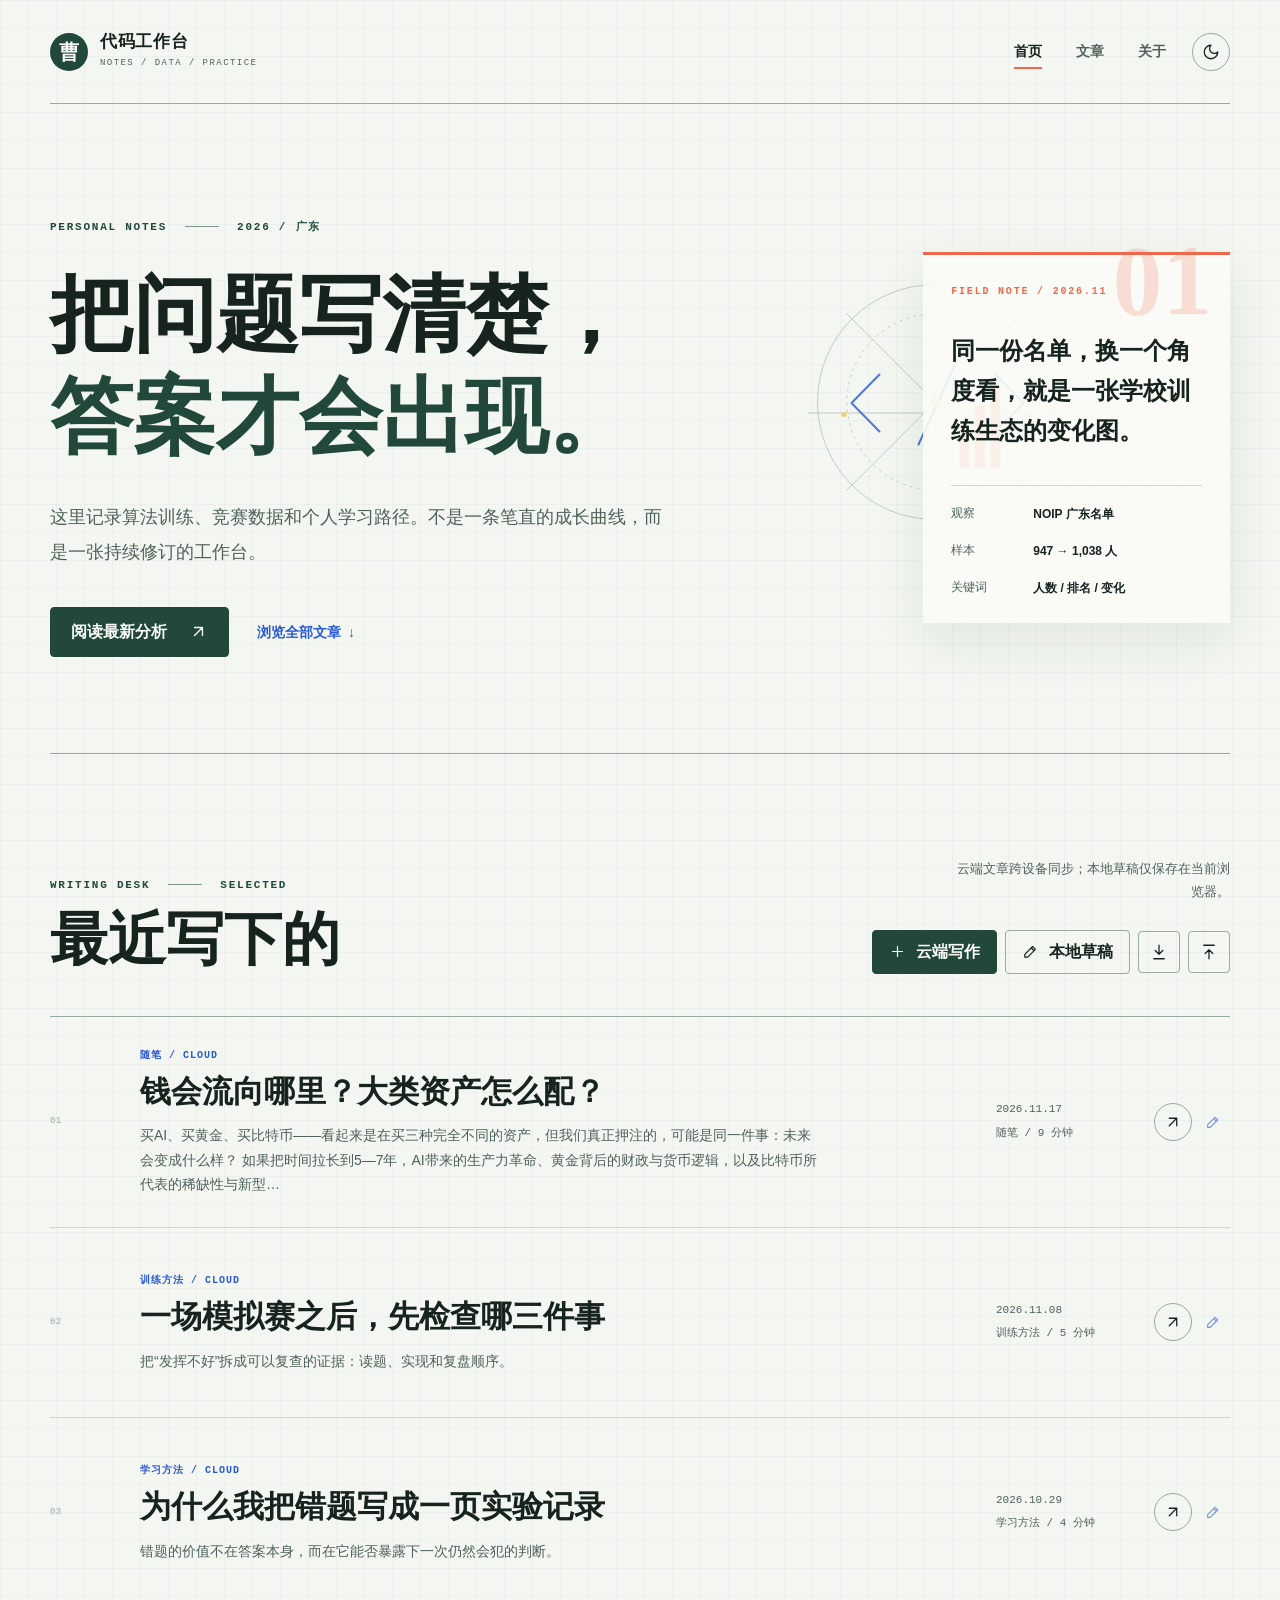
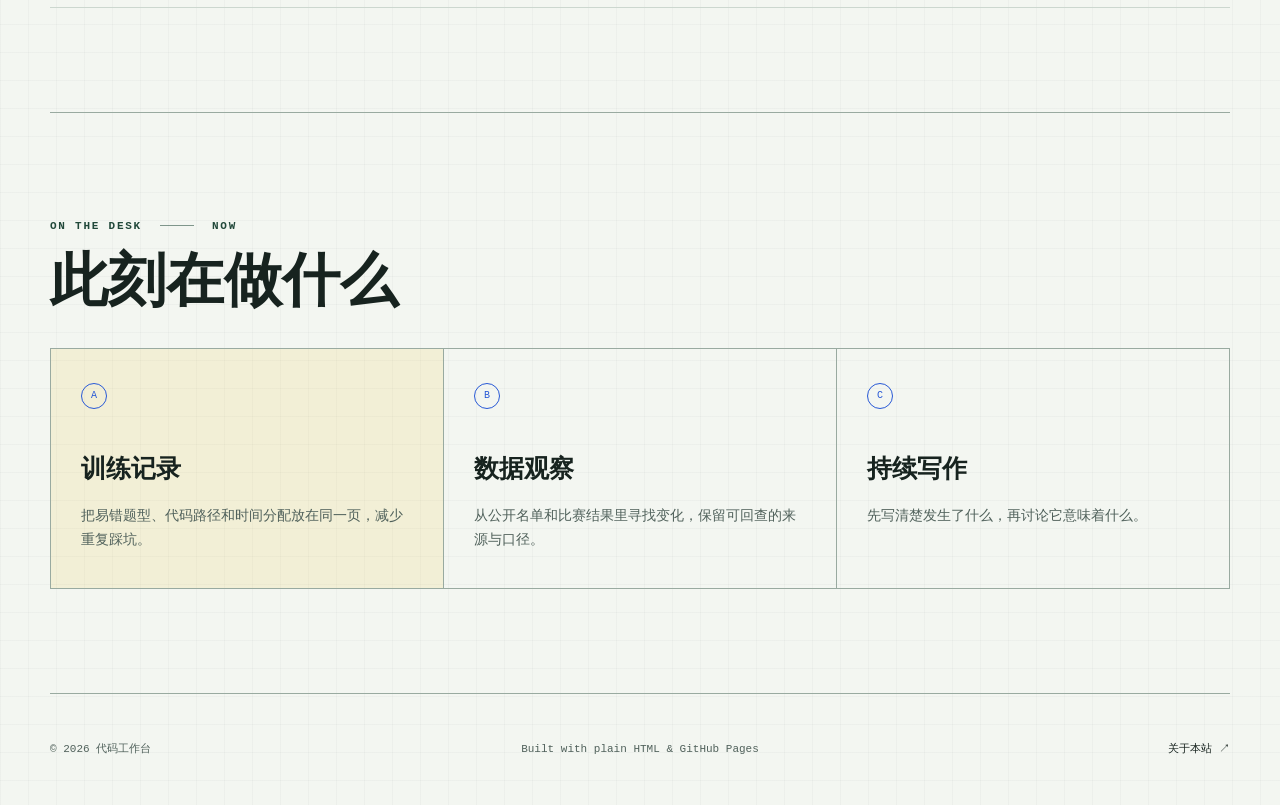
<file: index.html>
<!doctype html>
<html lang="zh-CN">
<head>
  <meta charset="utf-8">
  <meta name="viewport" content="width=device-width, initial-scale=1">
  <meta name="description" content="曹雪龙的个人博客，记录算法训练、竞赛观察和持续写作。">
  <meta name="theme-color" content="#f3f6f1">
  <title>代码工作台｜个人札记</title>
  <link rel="icon" href="assets/favicon.svg" type="image/svg+xml">
  <link rel="stylesheet" href="styles.css">
</head>
<body data-page="home">
  <a class="skip-link" href="#main">跳到正文</a>
  <header class="site-shell site-header">
    <a class="wordmark" href="index.html" aria-label="代码工作台首页">
      <span class="wordmark-mark" aria-hidden="true">曹</span>
      <span>
        <strong>代码工作台</strong>
        <small>NOTES / DATA / PRACTICE</small>
      </span>
    </a>
    <nav class="site-nav" aria-label="主导航">
      <a class="is-current" href="index.html" aria-current="page">首页</a>
      <a href="index.html#writing">文章</a>
      <a href="about.html">关于</a>
      <button class="theme-toggle" type="button" data-theme-toggle aria-label="切换到深色模式" aria-pressed="false" title="切换配色">
        <svg class="icon-moon" aria-hidden="true" viewBox="0 0 24 24"><path d="M12 3a6 6 0 0 0 9 9 9 9 0 1 1-9-9Z"></path></svg>
        <svg class="icon-sun" aria-hidden="true" viewBox="0 0 24 24"><circle cx="12" cy="12" r="4"></circle><path d="M12 2v2M12 20v2M4.93 4.93l1.42 1.42M17.66 17.66l1.41 1.41M2 12h2M20 12h2M6.34 17.66l-1.41 1.41M19.07 4.93l-1.41 1.41"></path></svg>
      </button>
    </nav>
  </header>

  <main id="main">
    <section class="site-shell hero">
      <div class="hero-copy">
        <p class="eyebrow"><span>PERSONAL NOTES</span><span>2026 / 广东</span></p>
        <h1>把问题写清楚，<span>答案才会出现。</span></h1>
        <p class="hero-intro">这里记录算法训练、竞赛数据和个人学习路径。不是一条笔直的成长曲线，而是一张持续修订的工作台。</p>
        <div class="hero-actions">
          <a class="button button-primary" href="post.html?id=b417203e-3c26-4ca9-8f7d-add95af4f2c6">
            阅读最新分析
            <svg aria-hidden="true" viewBox="0 0 24 24"><path d="M7 17 17 7M7 7h10v10"></path></svg>
          </a>
          <a class="text-link" href="#writing">浏览全部文章 <span aria-hidden="true">↓</span></a>
        </div>
      </div>

      <aside class="field-note" aria-label="本期观察">
        <span class="field-note-index" aria-hidden="true">01</span>
        <p class="field-note-label">FIELD NOTE / 2026.11</p>
        <blockquote class="field-note-quote">同一份名单，换一个角度看，就是一张学校训练生态的变化图。</blockquote>
        <dl class="field-note-meta">
          <div><dt>观察</dt><dd>NOIP 广东名单</dd></div>
          <div><dt>样本</dt><dd>947 → 1,038 人</dd></div>
          <div><dt>关键词</dt><dd>人数 / 排名 / 变化</dd></div>
        </dl>
      </aside>

      <img class="hero-visual" src="assets/field-map.svg" alt="" width="640" height="640" aria-hidden="true">
    </section>

    <section class="site-shell writing-section" id="writing">
      <div class="section-heading">
        <div>
          <p class="eyebrow"><span>WRITING DESK</span><span>SELECTED</span></p>
          <h2>最近写下的</h2>
        </div>
        <div class="section-heading-side" id="postManagerMount"></div>
      </div>

      <div class="post-list">
      </div>
    </section>

    <section class="site-shell now-section" aria-labelledby="now-heading">
      <div class="now-heading">
        <p class="eyebrow"><span>ON THE DESK</span><span>NOW</span></p>
        <h2 id="now-heading">此刻在做什么</h2>
      </div>
      <div class="now-grid">
        <article class="now-card now-card-featured">
          <span class="now-index">A</span>
          <h3>训练记录</h3>
          <p>把易错题型、代码路径和时间分配放在同一页，减少重复踩坑。</p>
        </article>
        <article class="now-card">
          <span class="now-index">B</span>
          <h3>数据观察</h3>
          <p>从公开名单和比赛结果里寻找变化，保留可回查的来源与口径。</p>
        </article>
        <article class="now-card">
          <span class="now-index">C</span>
          <h3>持续写作</h3>
          <p>先写清楚发生了什么，再讨论它意味着什么。</p>
        </article>
      </div>
    </section>
  </main>

  <footer class="site-shell site-footer">
    <p>© 2026 代码工作台</p>
    <p>Built with plain HTML &amp; GitHub Pages</p>
    <a href="about.html">关于本站 ↗</a>
  </footer>
  <div id="blogEditorRoot"></div>
  <script src="assets/vendor/marked.umd.js"></script>
  <script src="assets/vendor/purify.min.js"></script>
  <script src="blog.js"></script>
  <script src="script.js"></script>
</body>
</html>
</file>
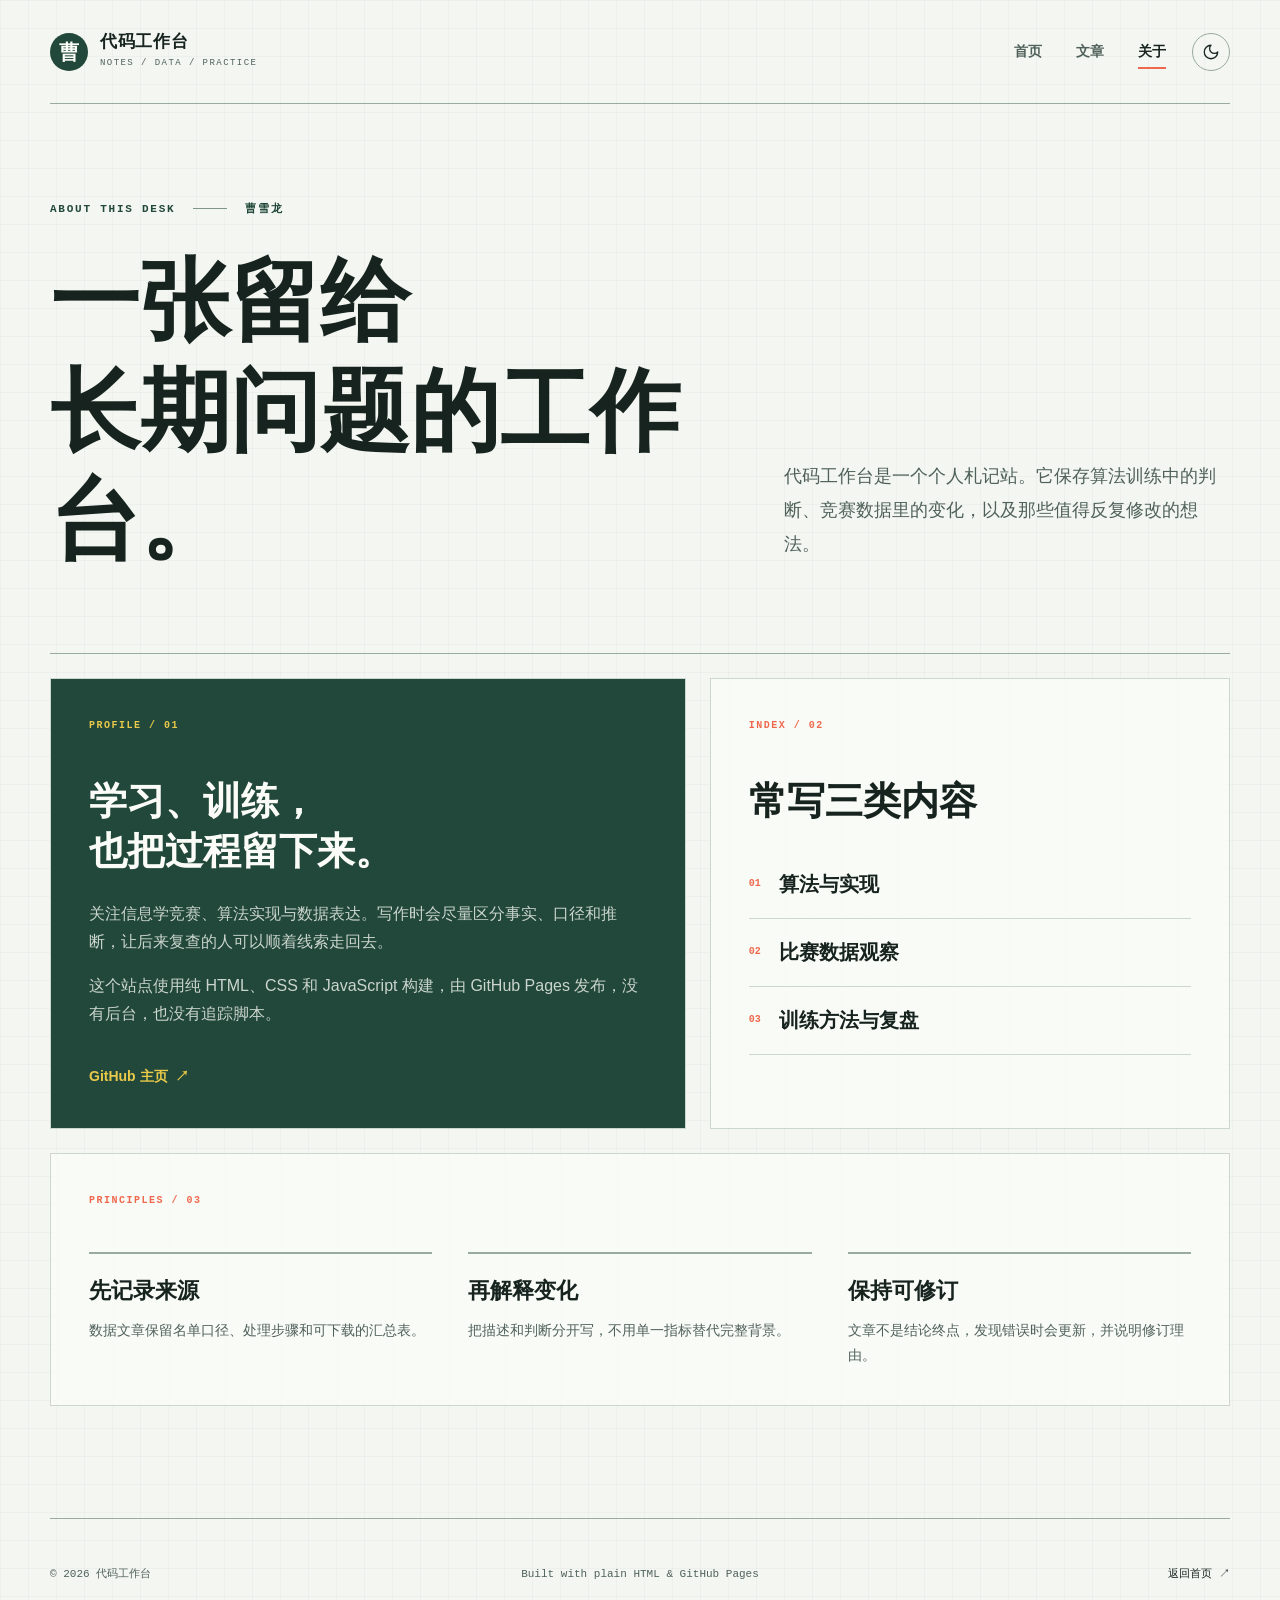
<file: about.html>
<!doctype html>
<html lang="zh-CN">
<head>
  <meta charset="utf-8">
  <meta name="viewport" content="width=device-width, initial-scale=1">
  <meta name="description" content="关于代码工作台与这个个人博客。">
  <meta name="theme-color" content="#f3f6f1">
  <title>关于｜代码工作台</title>
  <link rel="icon" href="assets/favicon.svg" type="image/svg+xml">
  <link rel="stylesheet" href="styles.css">
</head>
<body>
  <a class="skip-link" href="#main">跳到正文</a>
  <header class="site-shell site-header">
    <a class="wordmark" href="index.html" aria-label="代码工作台首页">
      <span class="wordmark-mark" aria-hidden="true">曹</span>
      <span><strong>代码工作台</strong><small>NOTES / DATA / PRACTICE</small></span>
    </a>
    <nav class="site-nav" aria-label="主导航">
      <a href="index.html">首页</a>
      <a href="index.html#writing">文章</a>
      <a class="is-current" href="about.html" aria-current="page">关于</a>
      <button class="theme-toggle" type="button" data-theme-toggle aria-label="切换到深色模式" aria-pressed="false" title="切换配色">
        <svg class="icon-moon" aria-hidden="true" viewBox="0 0 24 24"><path d="M12 3a6 6 0 0 0 9 9 9 9 0 1 1-9-9Z"></path></svg>
        <svg class="icon-sun" aria-hidden="true" viewBox="0 0 24 24"><circle cx="12" cy="12" r="4"></circle><path d="M12 2v2M12 20v2M4.93 4.93l1.42 1.42M17.66 17.66l1.41 1.41M2 12h2M20 12h2M6.34 17.66l-1.41 1.41M19.07 4.93l-1.41 1.41"></path></svg>
      </button>
    </nav>
  </header>

  <main class="site-shell about-main" id="main">
    <section class="about-intro">
      <div>
        <p class="eyebrow"><span>ABOUT THIS DESK</span><span>曹雪龙</span></p>
        <h1>一张留给<br>长期问题的工作台。</h1>
      </div>
      <p class="about-lead">代码工作台是一个个人札记站。它保存算法训练中的判断、竞赛数据里的变化，以及那些值得反复修改的想法。</p>
    </section>

    <section class="about-grid" aria-label="关于内容">
      <article class="about-card about-card-profile">
        <p class="card-label">PROFILE / 01</p>
        <h2>学习、训练，<br>也把过程留下来。</h2>
        <p>关注信息学竞赛、算法实现与数据表达。写作时会尽量区分事实、口径和推断，让后来复查的人可以顺着线索走回去。</p>
        <p>这个站点使用纯 HTML、CSS 和 JavaScript 构建，由 GitHub Pages 发布，没有后台，也没有追踪脚本。</p>
        <a class="text-link" href="https://github.com/" data-github-profile>GitHub 主页 <span aria-hidden="true">↗</span></a>
      </article>

      <article class="about-card">
        <p class="card-label">INDEX / 02</p>
        <h2>常写三类内容</h2>
        <ol class="topic-list">
          <li><span>01</span>算法与实现</li>
          <li><span>02</span>比赛数据观察</li>
          <li><span>03</span>训练方法与复盘</li>
        </ol>
      </article>

      <article class="about-card about-card-wide">
        <p class="card-label">PRINCIPLES / 03</p>
        <div class="principle-row">
          <p><strong>先记录来源</strong>数据文章保留名单口径、处理步骤和可下载的汇总表。</p>
          <p><strong>再解释变化</strong>把描述和判断分开写，不用单一指标替代完整背景。</p>
          <p><strong>保持可修订</strong>文章不是结论终点，发现错误时会更新，并说明修订理由。</p>
        </div>
      </article>
    </section>
  </main>

  <footer class="site-shell site-footer">
    <p>© 2026 代码工作台</p>
    <p>Built with plain HTML &amp; GitHub Pages</p>
    <a href="index.html">返回首页 ↗</a>
  </footer>
  <script src="script.js"></script>
</body>
</html>
</file>
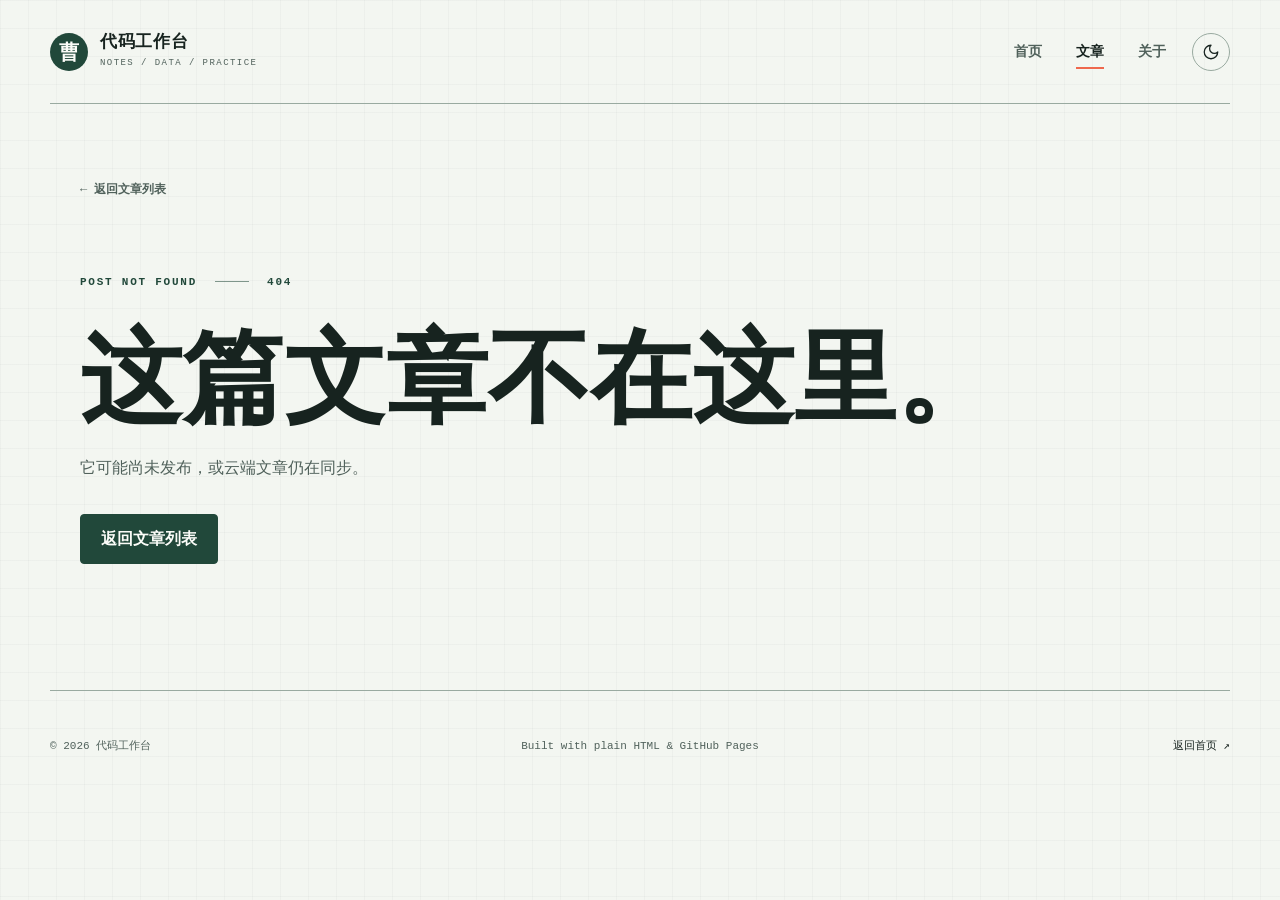
<file: post.html>
<!doctype html>
<html lang="zh-CN">
<head>
  <meta charset="utf-8">
  <meta name="viewport" content="width=device-width, initial-scale=1">
  <meta name="description" content="代码工作台文章。">
  <meta name="theme-color" content="#f3f6f1">
  <title>文章｜代码工作台</title>
  <link rel="icon" href="assets/favicon.svg" type="image/svg+xml">
  <link rel="stylesheet" href="styles.css">
</head>
<body data-page="custom-post">
  <a class="skip-link" href="#main">跳到正文</a>
  <header class="site-shell site-header">
    <a class="wordmark" href="index.html" aria-label="代码工作台首页">
      <span class="wordmark-mark" aria-hidden="true">曹</span>
      <span><strong>代码工作台</strong><small>NOTES / DATA / PRACTICE</small></span>
    </a>
    <nav class="site-nav" aria-label="主导航">
      <a href="index.html">首页</a>
      <a class="is-current" href="index.html#writing" aria-current="page">文章</a>
      <a href="about.html">关于</a>
      <button class="theme-toggle" type="button" data-theme-toggle aria-label="切换到深色模式" aria-pressed="false" title="切换配色">
        <svg class="icon-moon" aria-hidden="true" viewBox="0 0 24 24"><path d="M12 3a6 6 0 0 0 9 9 9 9 0 1 1-9-9Z"></path></svg>
        <svg class="icon-sun" aria-hidden="true" viewBox="0 0 24 24"><circle cx="12" cy="12" r="4"></circle><path d="M12 2v2M12 20v2M4.93 4.93l1.42 1.42M17.66 17.66l1.41 1.41M2 12h2M20 12h2M6.34 17.66l-1.41 1.41M19.07 4.93l-1.41 1.41"></path></svg>
      </button>
    </nav>
  </header>

  <main class="site-shell article-main article-main-wide dynamic-article-main" id="main">
    <a class="back-link" href="index.html#writing">← 返回文章列表</a>
    <article id="dynamicArticle" hidden>
      <header class="article-header dynamic-article-header">
        <p class="eyebrow"><span id="dynamicCategory">NOTE</span><span id="dynamicDate"></span></p>
        <h1 id="dynamicTitle"></h1>
        <p class="article-deck" id="dynamicSummary"></p>
        <div class="article-meta"><span id="dynamicReadTime"></span><span id="dynamicCategoryMeta"></span><span>曹雪龙</span></div>
        <div class="article-page-actions">
          <button class="button button-outline" type="button" data-wechat-preview>
            <svg aria-hidden="true" viewBox="0 0 24 24"><path d="M4 5h16v14H4zM8 9h8M8 13h5"></path></svg>
            公众号版
          </button>
          <button class="button button-primary" type="button" data-copy-wechat>
            <svg aria-hidden="true" viewBox="0 0 24 24"><rect x="8" y="8" width="11" height="11" rx="2"></rect><path d="M16 8V6a2 2 0 0 0-2-2H6a2 2 0 0 0-2 2v8a2 2 0 0 0 2 2h2"></path></svg>
            复制正文
          </button>
          <a class="button button-outline" href="https://app.pagescms.org/" target="_blank" rel="noopener noreferrer" data-manage-current-post hidden>
            <svg aria-hidden="true" viewBox="0 0 24 24"><path d="M4 20h4L19 9l-4-4L4 16v4ZM13 7l4 4"></path></svg>
            云端管理
          </a>
          <button class="icon-button icon-button-danger" type="button" data-delete-current-post aria-label="删除这篇文章" title="删除这篇文章">
            <svg aria-hidden="true" viewBox="0 0 24 24"><path d="M4 7h16M9 7V4h6v3M7 7l1 14h8l1-14M10 11v6M14 11v6"></path></svg>
          </button>
        </div>
      </header>
      <div class="article-body markdown-body" id="dynamicBody"></div>
      <footer class="article-footer"><p>© 2026 代码工作台</p><a href="index.html#writing">继续阅读 ↗</a></footer>
    </article>

    <section class="not-found" id="dynamicArticleMissing" hidden>
      <p class="eyebrow"><span>POST NOT FOUND</span><span>404</span></p>
      <h1 class="not-found-title">这篇文章不在这里。</h1>
      <p>它可能尚未发布，或云端文章仍在同步。</p>
      <p class="not-found-action"><a class="button button-primary" href="index.html#writing">返回文章列表</a></p>
    </section>
  </main>

  <footer class="site-shell site-footer">
    <p>© 2026 代码工作台</p>
    <p>Built with plain HTML &amp; GitHub Pages</p>
    <a href="index.html">返回首页 ↗</a>
  </footer>
  <div id="blogEditorRoot"></div>
  <script src="assets/vendor/marked.umd.js"></script>
  <script src="assets/vendor/purify.min.js"></script>
  <script src="script.js"></script>
  <script src="blog.js"></script>
  <script src="assets/engagement.js" defer></script>
</body>
</html>
</file>
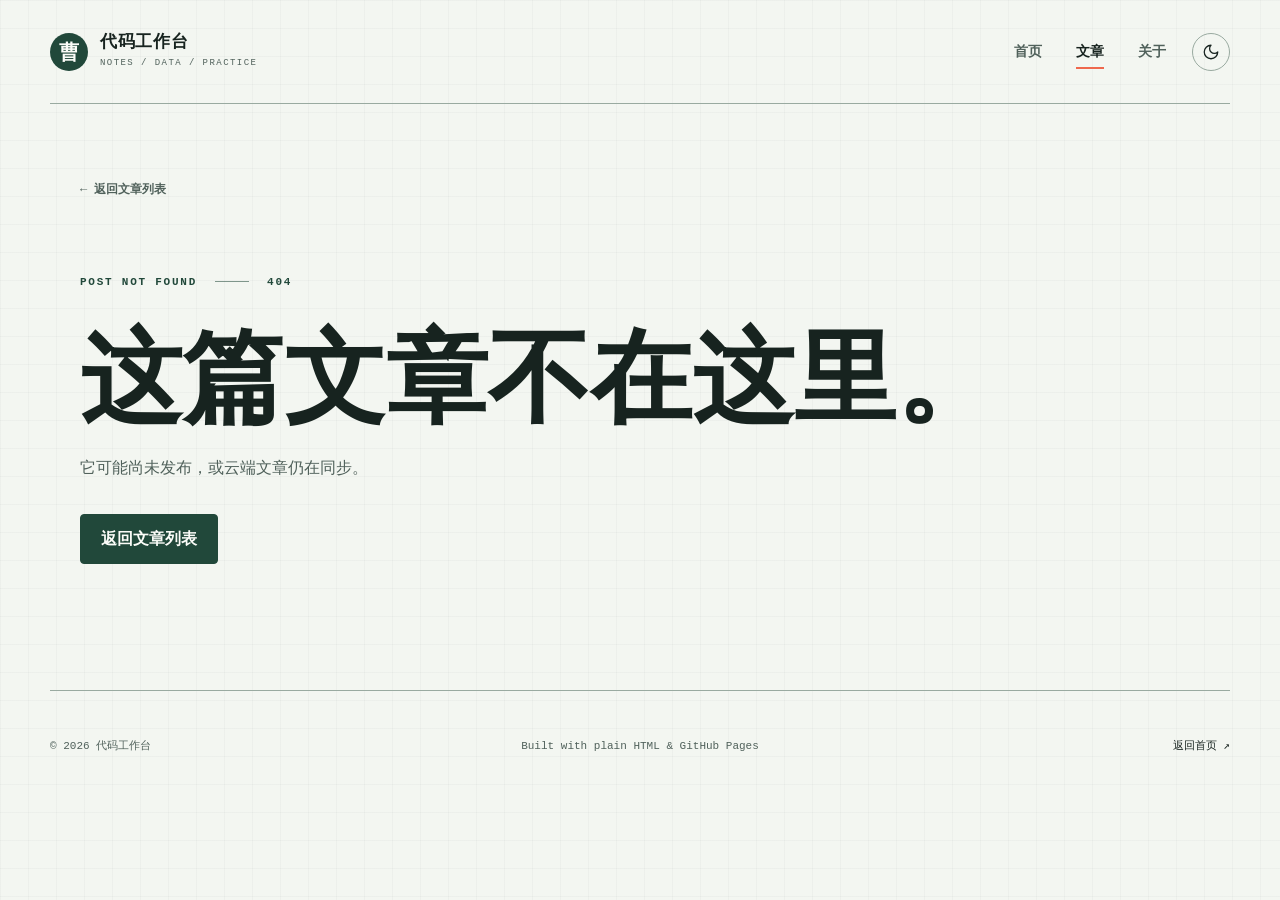
<file: posts/noip-school-analysis.html>
<!doctype html>
<html lang="zh-CN">
<head>
  <meta charset="utf-8">
  <meta name="viewport" content="width=device-width, initial-scale=1">
  <meta name="robots" content="noindex">
  <meta http-equiv="refresh" content="0; url=../post.html?id=b417203e-3c26-4ca9-8f7d-add95af4f2c6">
  <link rel="canonical" href="../post.html?id=b417203e-3c26-4ca9-8f7d-add95af4f2c6">
  <title>文章已迁移｜代码工作台</title>
  <script>window.location.replace("../post.html?id=b417203e-3c26-4ca9-8f7d-add95af4f2c6");</script>
</head>
<body>
  <p>这篇文章已迁移到云端文章系统。<a href="../post.html?id=b417203e-3c26-4ca9-8f7d-add95af4f2c6">继续阅读</a></p>
</body>
</html>
</file>
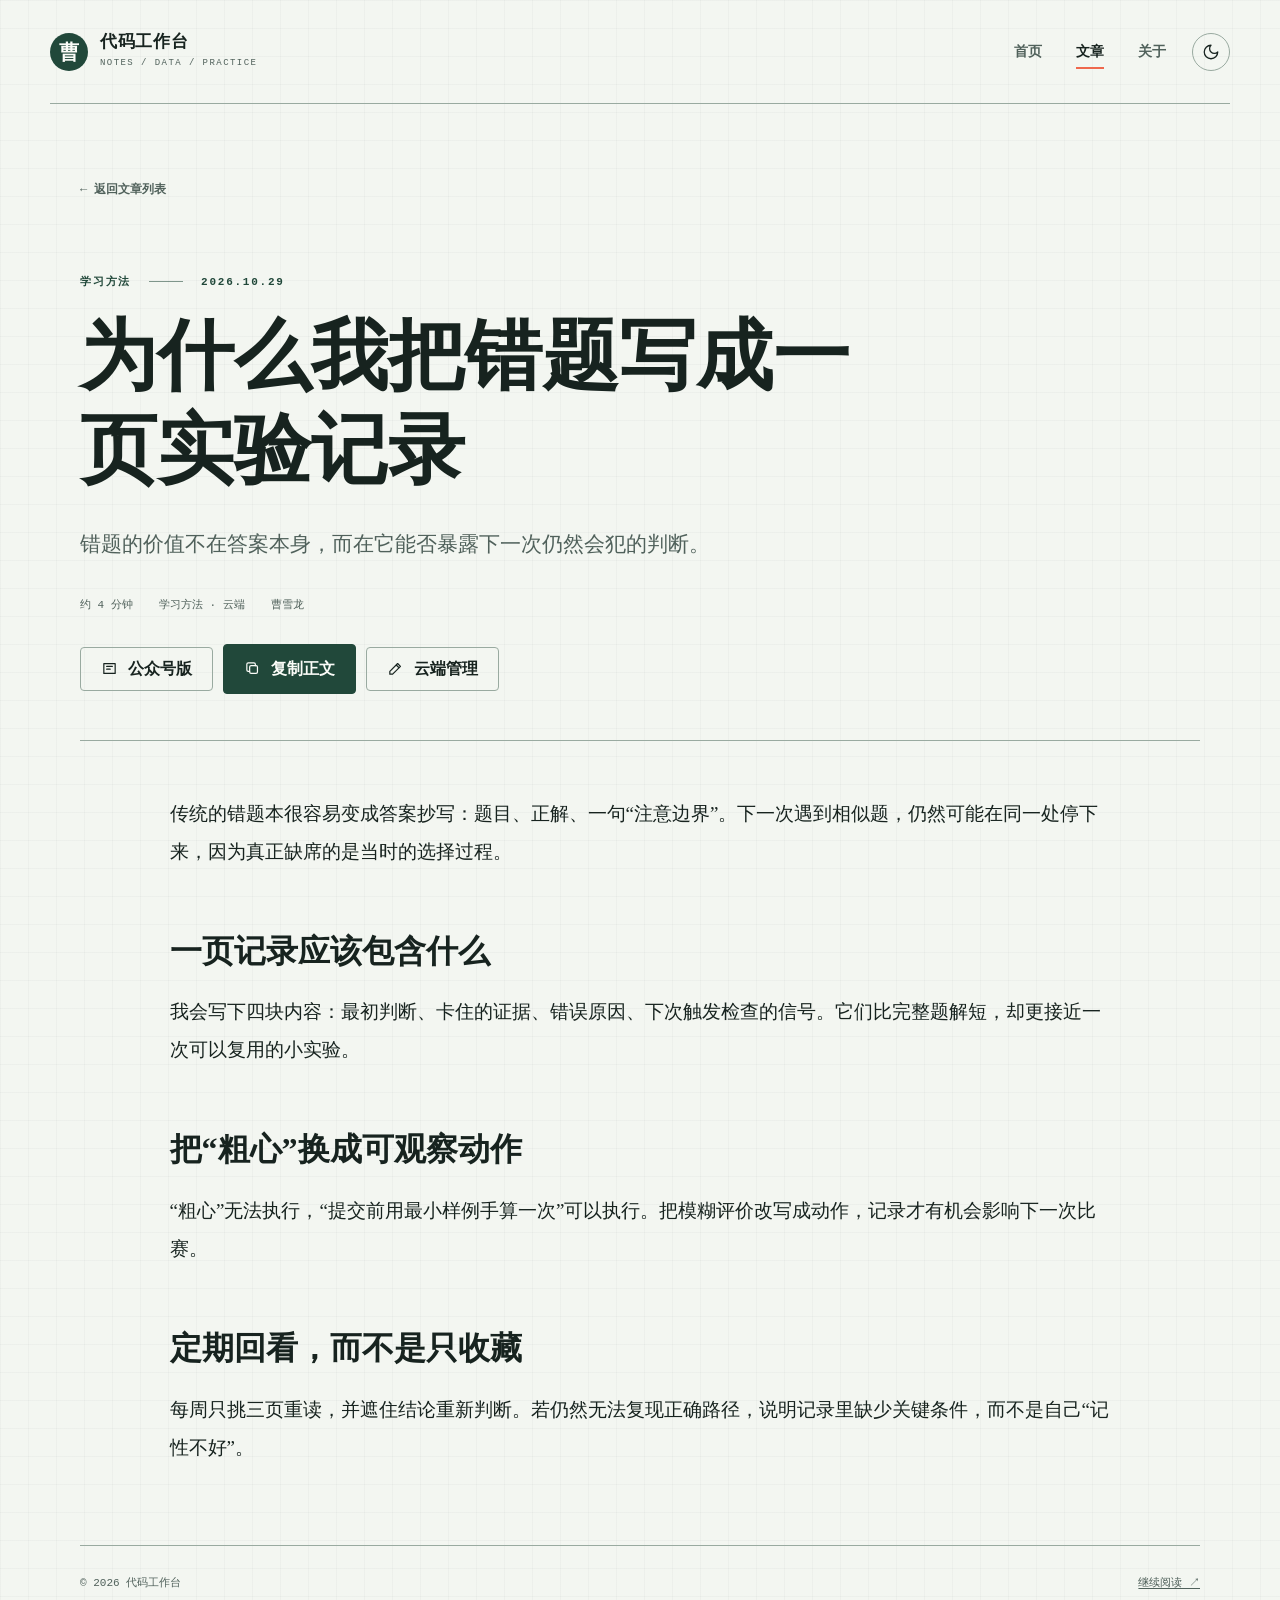
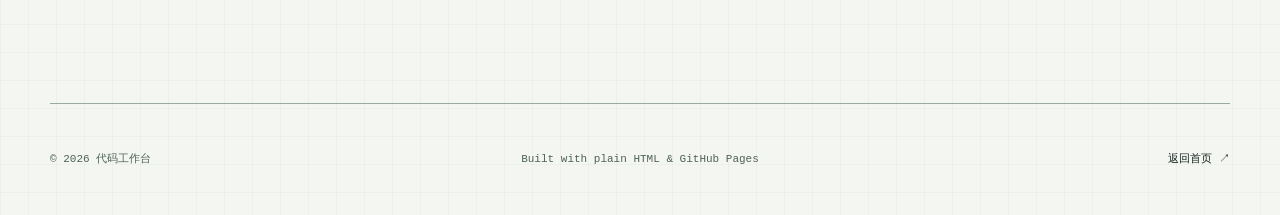
<file: posts/reading-notes.html>
<!doctype html>
<html lang="zh-CN">
<head>
  <meta charset="utf-8">
  <meta name="viewport" content="width=device-width, initial-scale=1">
  <meta name="robots" content="noindex">
  <meta http-equiv="refresh" content="0; url=../post.html?id=f975200d-59e7-44d8-a105-77c70284b954">
  <link rel="canonical" href="../post.html?id=f975200d-59e7-44d8-a105-77c70284b954">
  <title>文章已迁移｜代码工作台</title>
  <script>window.location.replace("../post.html?id=f975200d-59e7-44d8-a105-77c70284b954");</script>
</head>
<body>
  <p>这篇文章已迁移到云端文章系统。<a href="../post.html?id=f975200d-59e7-44d8-a105-77c70284b954">继续阅读</a></p>
</body>
</html>
</file>
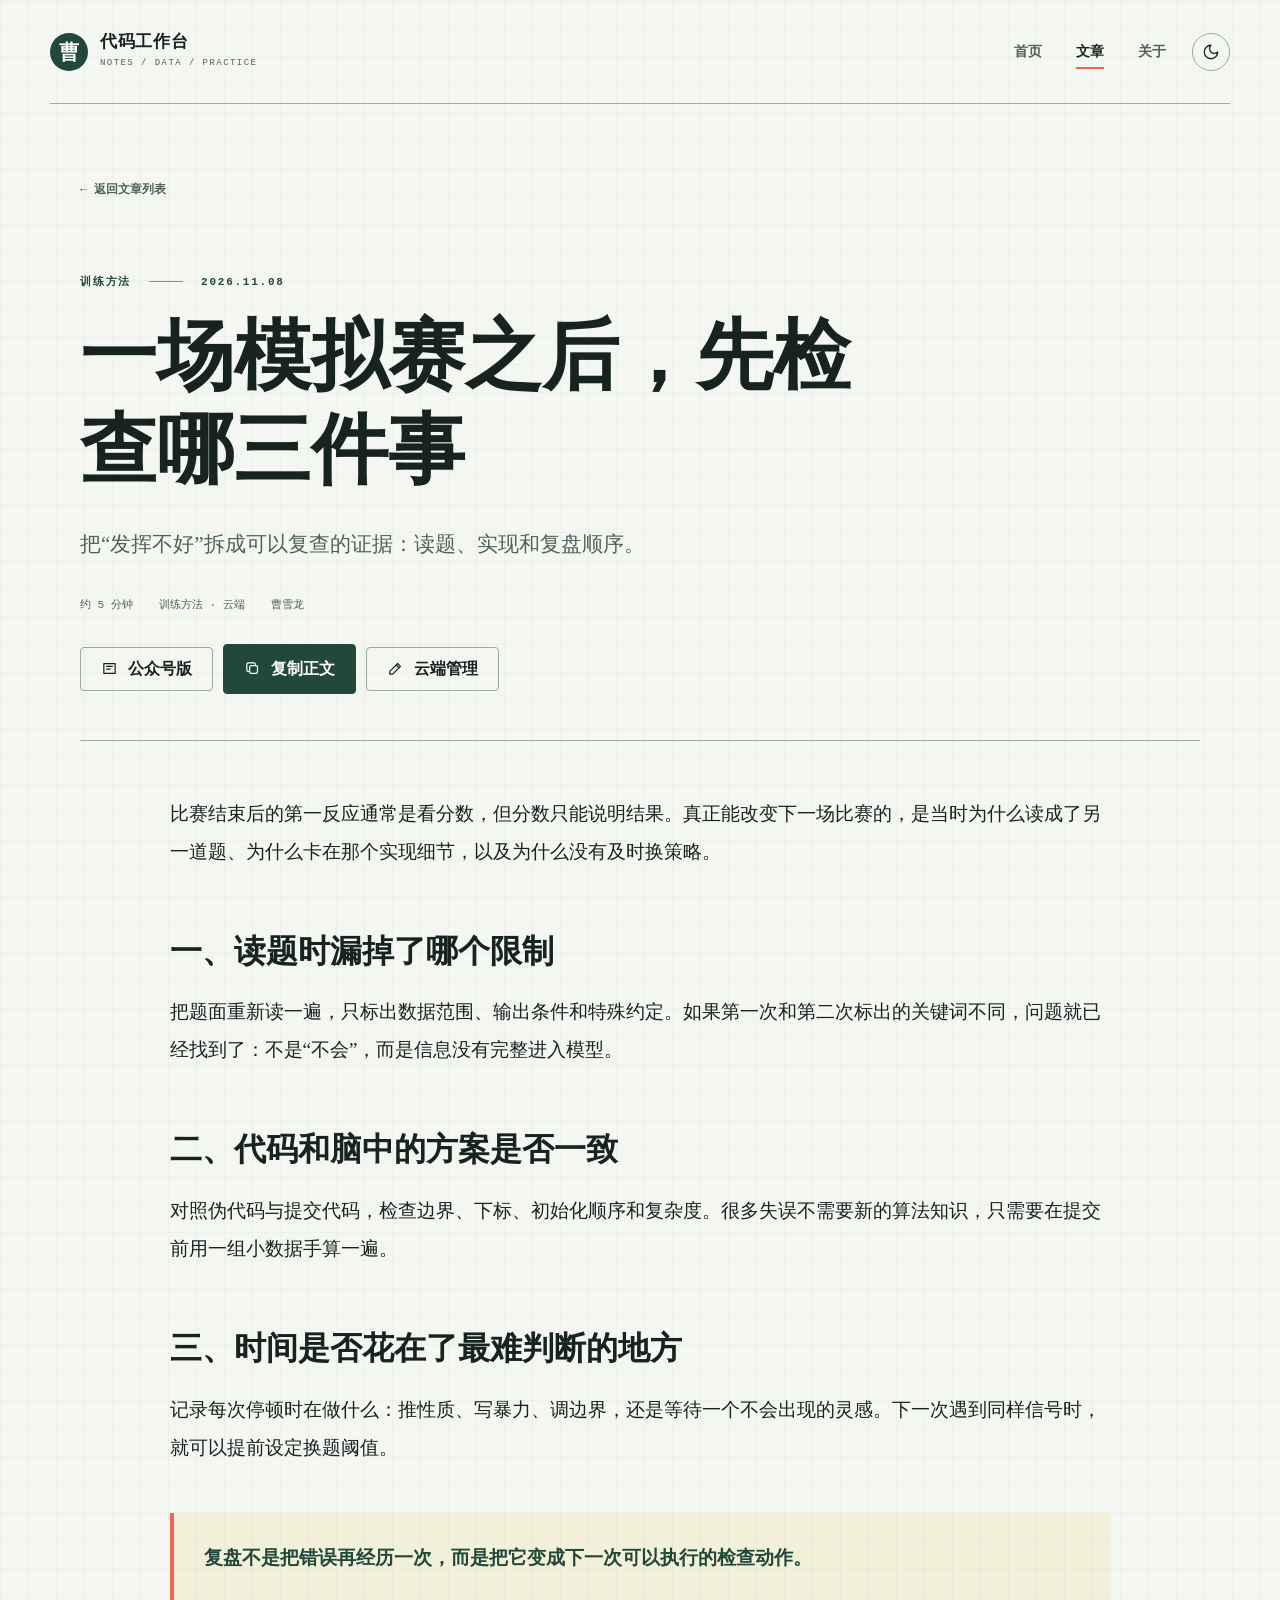
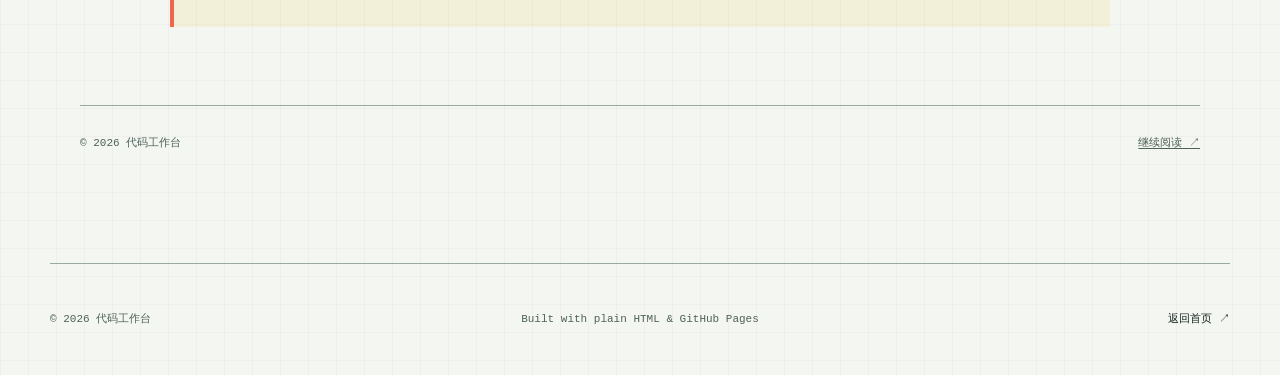
<file: posts/training-log.html>
<!doctype html>
<html lang="zh-CN">
<head>
  <meta charset="utf-8">
  <meta name="viewport" content="width=device-width, initial-scale=1">
  <meta name="robots" content="noindex">
  <meta http-equiv="refresh" content="0; url=../post.html?id=b5dc45ca-9aa7-4d91-9ee8-e45d12d1a15d">
  <link rel="canonical" href="../post.html?id=b5dc45ca-9aa7-4d91-9ee8-e45d12d1a15d">
  <title>文章已迁移｜代码工作台</title>
  <script>window.location.replace("../post.html?id=b5dc45ca-9aa7-4d91-9ee8-e45d12d1a15d");</script>
</head>
<body>
  <p>这篇文章已迁移到云端文章系统。<a href="../post.html?id=b5dc45ca-9aa7-4d91-9ee8-e45d12d1a15d">继续阅读</a></p>
</body>
</html>
</file>
<file: styles.css>
:root {
  color-scheme: light;
  --paper: #f3f6f1;
  --paper-raised: #fbfcf8;
  --ink: #17231f;
  --ink-soft: #50615b;
  --line: #ccd7cf;
  --line-strong: #99aaa0;
  --forest: #21483a;
  --blue: #2859d6;
  --coral: #ef684d;
  --sun: #e9c94a;
  --selection: #d6e4ff;
  --shadow: 0 18px 50px rgba(27, 52, 43, 0.08);
  --display: "Source Han Serif SC", "Noto Serif CJK SC", "Songti SC", "STSong", serif;
  --body: "PingFang SC", "Microsoft YaHei", "Noto Sans CJK SC", sans-serif;
  --mono: "IBM Plex Mono", "SFMono-Regular", Consolas, "Liberation Mono", monospace;
  --radius: 6px;
  --page: min(1180px, calc(100vw - 72px));
}

[data-theme="dark"] {
  color-scheme: dark;
  --paper: #111916;
  --paper-raised: #17231f;
  --ink: #eef5ef;
  --ink-soft: #a7b7af;
  --line: #30433b;
  --line-strong: #587066;
  --forest: #b8d7c6;
  --blue: #8db1ff;
  --coral: #ff947e;
  --sun: #f0d96c;
  --selection: #294d83;
  --shadow: 0 18px 50px rgba(0, 0, 0, 0.22);
}

*,
*::before,
*::after {
  box-sizing: border-box;
}

html {
  scroll-behavior: smooth;
}

body {
  margin: 0;
  min-width: 320px;
  color: var(--ink);
  background-color: var(--paper);
  background-image:
    linear-gradient(rgba(82, 111, 96, 0.045) 1px, transparent 1px),
    linear-gradient(90deg, rgba(82, 111, 96, 0.045) 1px, transparent 1px);
  background-size: 28px 28px;
  font-family: var(--body);
  font-size: 16px;
  line-height: 1.75;
  text-rendering: optimizeLegibility;
}

::selection {
  color: var(--ink);
  background: var(--selection);
}

a {
  color: inherit;
  text-decoration-thickness: 1px;
  text-underline-offset: 0.2em;
}

button,
a {
  -webkit-tap-highlight-color: transparent;
}

button {
  font: inherit;
}

svg {
  display: block;
  fill: none;
  stroke: currentColor;
  stroke-linecap: round;
  stroke-linejoin: round;
  stroke-width: 1.7;
}

img {
  display: block;
  max-width: 100%;
}

:focus-visible {
  outline: 3px solid var(--blue);
  outline-offset: 4px;
}

.skip-link {
  position: fixed;
  top: 12px;
  left: 12px;
  z-index: 50;
  padding: 10px 14px;
  color: var(--paper-raised);
  background: var(--ink);
  transform: translateY(-160%);
}

.skip-link:focus {
  transform: translateY(0);
}

.site-shell {
  width: var(--page);
  margin: 0 auto;
}

.site-header {
  display: flex;
  align-items: center;
  justify-content: space-between;
  min-height: 104px;
  border-bottom: 1px solid var(--line-strong);
}

.wordmark {
  display: inline-flex;
  gap: 12px;
  align-items: center;
  text-decoration: none;
}

.wordmark-mark {
  display: grid;
  width: 38px;
  height: 38px;
  place-items: center;
  color: var(--paper-raised);
  background: var(--forest);
  border-radius: 50%;
  font-family: var(--display);
  font-size: 20px;
  font-weight: 700;
  line-height: 1;
}

.wordmark strong,
.wordmark small {
  display: block;
}

.wordmark strong {
  font-family: var(--display);
  font-size: 17px;
  letter-spacing: 0.04em;
  line-height: 1.35;
}

.wordmark small {
  margin-top: 2px;
  color: var(--ink-soft);
  font-family: var(--mono);
  font-size: 9px;
  letter-spacing: 0.16em;
}

.site-nav {
  display: flex;
  gap: 6px;
  align-items: center;
}

.site-nav > a {
  position: relative;
  padding: 10px 14px;
  color: var(--ink-soft);
  font-size: 14px;
  font-weight: 600;
  text-decoration: none;
}

.site-nav > a::after {
  position: absolute;
  right: 14px;
  bottom: 5px;
  left: 14px;
  height: 2px;
  background: var(--coral);
  content: "";
  opacity: 0;
  transform: scaleX(0.3);
  transition: opacity 180ms ease, transform 180ms ease;
}

.site-nav > a:hover,
.site-nav > a.is-current {
  color: var(--ink);
}

.site-nav > a:hover::after,
.site-nav > a.is-current::after {
  opacity: 1;
  transform: scaleX(1);
}

.theme-toggle {
  display: grid;
  width: 38px;
  height: 38px;
  margin-left: 6px;
  padding: 9px;
  color: var(--ink);
  background: transparent;
  border: 1px solid var(--line-strong);
  border-radius: 50%;
  cursor: pointer;
  transition: background-color 180ms ease, color 180ms ease, transform 180ms ease;
}

.theme-toggle:hover {
  color: var(--paper-raised);
  background: var(--forest);
  transform: rotate(12deg);
}

.hero {
  position: relative;
  display: grid;
  grid-template-columns: minmax(0, 1.5fr) minmax(220px, 0.58fr);
  gap: 80px;
  min-height: 650px;
  padding: 104px 0 86px;
  border-bottom: 1px solid var(--line-strong);
}

.hero-copy {
  position: relative;
  z-index: 2;
  align-self: center;
}

.eyebrow {
  display: flex;
  gap: 18px;
  align-items: center;
  margin: 0 0 28px;
  color: var(--forest);
  font-family: var(--mono);
  font-size: 11px;
  font-weight: 700;
  letter-spacing: 0.16em;
  text-transform: uppercase;
}

.eyebrow > span + span::before {
  display: inline-block;
  width: 34px;
  height: 1px;
  margin: 0 18px 3px 0;
  background: currentColor;
  content: "";
  opacity: 0.55;
}

.hero h1,
.about-intro h1,
.article-header h1 {
  margin: 0;
  font-family: var(--display);
  font-weight: 700;
  letter-spacing: 0;
  line-height: 1.22;
}

.hero h1 {
  max-width: 760px;
  font-size: clamp(3rem, 6.5vw, 6.15rem);
}

.hero h1 > span {
  display: block;
  color: var(--forest);
}

.hero-intro {
  max-width: 620px;
  margin: 32px 0 0;
  color: var(--ink-soft);
  font-size: 18px;
  line-height: 1.9;
}

.hero-actions {
  display: flex;
  flex-wrap: wrap;
  gap: 28px;
  align-items: center;
  margin-top: 38px;
}

.button {
  display: inline-flex;
  gap: 22px;
  align-items: center;
  justify-content: space-between;
  min-height: 50px;
  padding: 0 20px;
  border: 1px solid var(--forest);
  border-radius: 4px;
  font-weight: 650;
  text-decoration: none;
  transition: background-color 180ms ease, color 180ms ease, transform 180ms ease;
}

.button svg {
  width: 19px;
}

.button-primary {
  color: var(--paper-raised);
  background: var(--forest);
}

.button-primary:hover {
  color: var(--ink);
  background: var(--sun);
  transform: translateY(-2px);
}

.text-link {
  display: inline-flex;
  gap: 7px;
  align-items: center;
  color: var(--blue);
  font-size: 14px;
  font-weight: 700;
  text-decoration: none;
}

.text-link span {
  transition: transform 180ms ease;
}

.text-link:hover span {
  transform: translate(2px, -2px);
}

.field-note {
  position: relative;
  z-index: 2;
  align-self: center;
  padding: 28px 28px 24px;
  background: color-mix(in srgb, var(--paper-raised) 90%, transparent);
  border-top: 3px solid var(--coral);
  box-shadow: var(--shadow);
  transform: rotate(1.5deg);
}

.field-note-index {
  position: absolute;
  top: -24px;
  right: 18px;
  color: var(--coral);
  font-family: var(--display);
  font-size: 6.2rem;
  font-weight: 700;
  line-height: 1;
  opacity: 0.2;
}

.field-note-label {
  margin: 0 0 32px;
  color: var(--coral);
  font-family: var(--mono);
  font-size: 10px;
  font-weight: 700;
  letter-spacing: 0.18em;
}

.field-note-quote {
  margin: 0;
  font-family: var(--display);
  font-size: 24px;
  font-weight: 700;
  line-height: 1.65;
}

.field-note-meta {
  display: grid;
  gap: 16px;
  margin: 34px 0 0;
  padding-top: 18px;
  border-top: 1px solid var(--line);
}

.field-note-meta > div {
  display: grid;
  grid-template-columns: 70px 1fr;
  gap: 12px;
}

.field-note-meta dt,
.field-note-meta dd {
  margin: 0;
  font-size: 12px;
}

.field-note-meta dt {
  color: var(--ink-soft);
  font-family: var(--mono);
}

.field-note-meta dd {
  font-weight: 600;
}

.hero-visual {
  position: absolute;
  right: 11%;
  bottom: 4%;
  z-index: 0;
  width: 320px;
  opacity: 0.8;
  pointer-events: none;
}

.writing-section,
.now-section {
  padding: 104px 0;
}

.writing-section {
  border-bottom: 1px solid var(--line-strong);
}

.section-heading {
  display: flex;
  gap: 32px;
  align-items: end;
  justify-content: space-between;
  margin-bottom: 42px;
}

.section-heading .eyebrow {
  margin-bottom: 12px;
}

.section-heading h2,
.now-heading h2 {
  margin: 0;
  font-family: var(--display);
  font-size: clamp(2.35rem, 4.5vw, 4.4rem);
  line-height: 1.15;
}

.section-note {
  max-width: 280px;
  margin: 0 0 8px;
  color: var(--ink-soft);
  font-size: 13px;
  text-align: right;
}

.post-list {
  border-top: 1px solid var(--line-strong);
}

.post-row {
  position: relative;
  display: grid;
  grid-template-columns: 66px minmax(0, 1fr) 126px 42px;
  gap: 24px;
  align-items: center;
  min-height: 190px;
  padding: 30px 0;
  border-bottom: 1px solid var(--line);
}

.post-row::before {
  position: absolute;
  top: -1px;
  bottom: -1px;
  left: 0;
  width: 0;
  background: var(--coral);
  content: "";
  transition: width 180ms ease;
}

.post-row:hover::before {
  width: 4px;
}

.post-number {
  color: var(--line-strong);
  font-family: var(--mono);
  font-size: 12px;
  letter-spacing: 0.1em;
}

.post-kicker {
  margin: 0 0 8px;
  color: var(--coral);
  font-family: var(--mono);
  font-size: 10px;
  font-weight: 700;
  letter-spacing: 0.1em;
}

.post-main h3 {
  margin: 0;
  font-family: var(--display);
  font-size: clamp(1.45rem, 2.4vw, 2.2rem);
  line-height: 1.35;
}

.post-main h3 a {
  text-decoration: none;
}

.post-main h3 a:hover {
  color: var(--blue);
}

.post-main > p:last-child {
  max-width: 680px;
  margin: 10px 0 0;
  color: var(--ink-soft);
  font-size: 14px;
}

.post-meta {
  display: grid;
  gap: 4px;
  color: var(--ink-soft);
  font-family: var(--mono);
  font-size: 11px;
}

.post-arrow {
  display: grid;
  width: 38px;
  height: 38px;
  place-items: center;
  color: var(--ink);
  border: 1px solid var(--line-strong);
  border-radius: 50%;
  text-decoration: none;
  transition: background-color 180ms ease, color 180ms ease, transform 180ms ease;
}

.post-arrow svg {
  width: 18px;
}

.post-row:hover .post-arrow {
  color: var(--paper-raised);
  background: var(--forest);
  transform: translateX(4px);
}

.now-grid {
  display: grid;
  grid-template-columns: repeat(3, 1fr);
  border-top: 1px solid var(--line-strong);
  border-left: 1px solid var(--line-strong);
}

.now-heading {
  margin-bottom: 34px;
}

.now-heading .eyebrow {
  margin-bottom: 12px;
}

.now-card {
  position: relative;
  min-height: 240px;
  padding: 30px;
  border-right: 1px solid var(--line-strong);
  border-bottom: 1px solid var(--line-strong);
}

.now-card-featured {
  background: color-mix(in srgb, var(--sun) 16%, transparent);
}

.now-index {
  display: inline-grid;
  width: 26px;
  height: 26px;
  place-items: center;
  color: var(--blue);
  border: 1px solid var(--blue);
  border-radius: 50%;
  font-family: var(--mono);
  font-size: 10px;
}

.now-card h3 {
  margin: 38px 0 12px;
  font-family: var(--display);
  font-size: 25px;
}

.now-card p {
  margin: 0;
  color: var(--ink-soft);
  font-size: 14px;
}

.site-footer {
  display: grid;
  grid-template-columns: 1fr auto 1fr;
  gap: 24px;
  align-items: center;
  min-height: 112px;
  border-top: 1px solid var(--line-strong);
  color: var(--ink-soft);
  font-family: var(--mono);
  font-size: 11px;
}

.site-footer p {
  margin: 0;
}

.site-footer p:nth-child(2) {
  text-align: center;
}

.site-footer a {
  justify-self: end;
  color: var(--ink);
  text-decoration: none;
}

.about-main {
  padding: 96px 0 112px;
}

.about-intro {
  display: grid;
  grid-template-columns: minmax(0, 1.1fr) minmax(300px, 0.75fr);
  gap: 80px;
  align-items: end;
  padding-bottom: 78px;
  border-bottom: 1px solid var(--line-strong);
}

.about-intro h1 {
  font-size: clamp(3.3rem, 7vw, 6.8rem);
}

.about-lead {
  margin: 0 0 14px;
  color: var(--ink-soft);
  font-size: 18px;
  line-height: 1.9;
}

.about-grid {
  display: grid;
  grid-template-columns: 1.1fr 0.9fr;
  gap: 24px;
  padding-top: 24px;
}

.about-card {
  min-height: 360px;
  padding: 38px;
  background: color-mix(in srgb, var(--paper-raised) 85%, transparent);
  border: 1px solid var(--line);
}

.about-card-profile {
  background: var(--forest);
  color: var(--paper-raised);
}

.about-card-profile .card-label,
.about-card-profile .text-link {
  color: var(--sun);
}

.card-label {
  margin: 0 0 42px;
  color: var(--coral);
  font-family: var(--mono);
  font-size: 10px;
  font-weight: 700;
  letter-spacing: 0.15em;
}

.about-card h2 {
  margin: 0 0 24px;
  font-family: var(--display);
  font-size: clamp(1.8rem, 3vw, 2.75rem);
  line-height: 1.3;
}

.about-card > p:not(.card-label) {
  margin: 0 0 16px;
  color: inherit;
  opacity: 0.78;
}

.about-card .text-link {
  margin-top: 20px;
}

.topic-list {
  margin: 0;
  padding: 0;
  list-style: none;
}

.topic-list li {
  display: flex;
  gap: 18px;
  align-items: center;
  padding: 16px 0;
  border-bottom: 1px solid var(--line);
  font-family: var(--display);
  font-size: 20px;
  font-weight: 700;
}

.topic-list span {
  color: var(--coral);
  font-family: var(--mono);
  font-size: 10px;
}

.about-card-wide {
  grid-column: 1 / -1;
  min-height: 0;
}

.principle-row {
  display: grid;
  grid-template-columns: repeat(3, 1fr);
  gap: 36px;
}

.principle-row p {
  margin: 0;
  padding-top: 18px;
  color: var(--ink-soft);
  border-top: 2px solid var(--line-strong);
  font-size: 14px;
}

.principle-row strong {
  display: block;
  margin-bottom: 8px;
  color: var(--ink);
  font-family: var(--display);
  font-size: 22px;
}

.article-main {
  max-width: 920px;
  margin: 0 auto;
  padding: 70px 0 110px;
}

.back-link {
  display: inline-block;
  margin-bottom: 72px;
  color: var(--ink-soft);
  font-family: var(--mono);
  font-size: 12px;
  font-weight: 700;
  text-decoration: none;
}

.back-link:hover {
  color: var(--blue);
}

.article-header {
  padding-bottom: 46px;
  border-bottom: 1px solid var(--line-strong);
}

.article-header .eyebrow {
  margin-bottom: 18px;
}

.article-header h1 {
  max-width: 820px;
  font-size: clamp(2.7rem, 6vw, 5.2rem);
}

.article-deck {
  max-width: 700px;
  margin: 28px 0 0;
  color: var(--ink-soft);
  font-family: var(--display);
  font-size: 21px;
  line-height: 1.75;
}

.article-meta {
  display: flex;
  flex-wrap: wrap;
  gap: 10px 26px;
  margin-top: 34px;
  color: var(--ink-soft);
  font-family: var(--mono);
  font-size: 11px;
}

.article-body {
  padding: 54px 8% 30px;
}

.article-body p {
  margin: 0 0 24px;
  font-family: var(--display);
  font-size: 19px;
  line-height: 2;
}

.article-body h2 {
  margin: 58px 0 20px;
  font-family: var(--display);
  font-size: 32px;
  line-height: 1.4;
}

.article-body blockquote {
  margin: 46px 0;
  padding: 26px 30px;
  color: var(--forest);
  background: color-mix(in srgb, var(--sun) 14%, transparent);
  border-left: 4px solid var(--coral);
  font-family: var(--display);
  font-size: 22px;
  font-weight: 700;
  line-height: 1.8;
}

.article-footer {
  display: flex;
  flex-wrap: wrap;
  gap: 24px;
  align-items: center;
  justify-content: space-between;
  margin-top: 48px;
  padding-top: 28px;
  border-top: 1px solid var(--line-strong);
  color: var(--ink-soft);
  font-family: var(--mono);
  font-size: 11px;
}

.article-footer p {
  margin: 0;
}

@media (max-width: 980px) {
  :root {
    --page: min(100% - 40px, 860px);
  }

  .hero {
    grid-template-columns: 1fr;
    gap: 44px;
    padding: 82px 0 74px;
  }

  .field-note {
    width: min(420px, 100%);
    justify-self: end;
  }

  .hero-visual {
    right: -20px;
    bottom: 20%;
    width: 250px;
  }

  .about-intro {
    grid-template-columns: 1fr;
    gap: 42px;
  }

  .post-row {
    grid-template-columns: 48px minmax(0, 1fr) 42px;
  }

  .post-meta {
    display: none;
  }

  .now-grid {
    grid-template-columns: 1fr;
  }

  .now-card {
    min-height: 0;
  }

  .about-grid {
    grid-template-columns: 1fr;
  }

  .about-card-wide {
    grid-column: auto;
  }
}

@media (max-width: 680px) {
  :root {
    --page: calc(100% - 32px);
  }

  body {
    background-size: 22px 22px;
  }

  .site-header {
    min-height: 84px;
  }

  .wordmark small {
    display: none;
  }

  .site-nav > a {
    display: none;
  }

  .site-nav > a.is-current {
    display: block;
    padding-right: 4px;
  }

  .site-nav > a.is-current::after {
    display: none;
  }

  .hero {
    min-height: auto;
    padding: 58px 0 66px;
  }

  .eyebrow {
    font-size: 9px;
  }

  .hero h1 {
    font-size: clamp(2.75rem, 14vw, 4.1rem);
    line-height: 1.18;
  }

  .hero-intro {
    margin-top: 24px;
    font-size: 16px;
  }

  .hero-actions {
    gap: 20px;
    margin-top: 28px;
  }

  .field-note {
    padding: 24px 22px;
    transform: none;
  }

  .field-note-quote {
    font-size: 20px;
  }

  .hero-visual {
    display: none;
  }

  .writing-section,
  .now-section {
    padding: 72px 0;
  }

  .section-heading {
    display: block;
  }

  .section-note {
    margin-top: 16px;
    text-align: left;
  }

  .post-row {
    grid-template-columns: 38px minmax(0, 1fr);
    gap: 12px;
    min-height: 0;
    padding: 26px 0;
  }

  .post-arrow {
    display: none;
  }

  .post-main h3 {
    font-size: 1.55rem;
  }

  .now-card {
    padding: 24px;
  }

  .site-footer {
    grid-template-columns: 1fr;
    gap: 8px;
    padding: 26px 0;
  }

  .site-footer p:nth-child(2) {
    text-align: left;
  }

  .site-footer a {
    justify-self: start;
  }

  .about-main {
    padding: 64px 0 80px;
  }

  .about-intro {
    padding-bottom: 56px;
  }

  .about-intro h1 {
    font-size: clamp(2.8rem, 13vw, 4.2rem);
  }

  .about-lead {
    font-size: 16px;
  }

  .about-card {
    min-height: 0;
    padding: 28px 24px;
  }

  .principle-row {
    grid-template-columns: 1fr;
    gap: 26px;
  }

  .article-main {
    padding: 48px 0 74px;
  }

  .back-link {
    margin-bottom: 48px;
  }

  .article-header h1 {
    font-size: clamp(2.45rem, 11vw, 3.6rem);
  }

  .article-deck {
    font-size: 18px;
  }

  .article-body {
    padding: 40px 0 18px;
  }

  .article-body p {
    font-size: 17px;
    line-height: 1.95;
  }

  .article-body h2 {
    margin-top: 46px;
    font-size: 27px;
  }

  .article-body blockquote {
    margin: 36px 0;
    padding: 22px;
    font-size: 19px;
  }
}

@media (prefers-reduced-motion: reduce) {
  html {
    scroll-behavior: auto;
  }

  *,
  *::before,
  *::after {
    scroll-behavior: auto !important;
    transition-duration: 0.01ms !important;
    animation-duration: 0.01ms !important;
    animation-iteration-count: 1 !important;
  }
}

/* Analysis and interaction additions */

.visually-hidden {
  position: absolute !important;
  width: 1px !important;
  height: 1px !important;
  padding: 0 !important;
  margin: -1px !important;
  overflow: hidden !important;
  clip: rect(0, 0, 0, 0) !important;
  white-space: nowrap !important;
  border: 0 !important;
}

.theme-toggle .icon-sun {
  display: none;
}

[data-theme="dark"] .theme-toggle .icon-moon {
  display: none;
}

[data-theme="dark"] .theme-toggle .icon-sun {
  display: block;
}

.button-outline {
  min-height: 44px;
  color: var(--ink);
  border-color: var(--line-strong);
  background: transparent;
}

.button-outline:hover {
  color: var(--paper-raised);
  background: var(--forest);
  border-color: var(--forest);
  transform: translateY(-2px);
}

.reveal {
  opacity: 0;
  transform: translateY(18px);
  transition: opacity 520ms ease, transform 520ms cubic-bezier(0.22, 1, 0.36, 1);
}

.reveal.is-visible {
  opacity: 1;
  transform: translateY(0);
}

.article-main-wide {
  max-width: 1120px;
}

.analysis-header h1 {
  max-width: 1000px;
}

.analysis-snapshot {
  margin: 0 0 58px;
}

.snapshot-heading {
  display: flex;
  gap: 40px;
  align-items: end;
  justify-content: space-between;
  margin-bottom: 30px;
}

.snapshot-heading h2 {
  margin: 0;
  font-family: var(--display);
  font-size: clamp(2rem, 4vw, 3.35rem);
  line-height: 1.2;
}

.snapshot-heading .eyebrow {
  margin-bottom: 12px;
}

.stat-band {
  display: grid;
  grid-template-columns: repeat(3, 1fr);
  border-top: 1px solid var(--line-strong);
  border-bottom: 1px solid var(--line-strong);
}

.stat-item {
  position: relative;
  display: grid;
  align-content: start;
  min-height: 190px;
  padding: 30px 28px;
  border-right: 1px solid var(--line-strong);
}

.stat-item:last-child {
  border-right: 0;
}

.stat-item-accent::before {
  position: absolute;
  top: -1px;
  right: 28px;
  left: 28px;
  height: 4px;
  background: var(--coral);
  content: "";
}

.stat-value {
  color: var(--forest);
  font-family: var(--display);
  font-size: clamp(2.8rem, 5vw, 5rem);
  font-weight: 700;
  line-height: 1;
}

.stat-label {
  margin-top: 18px;
  font-family: var(--mono);
  font-size: 11px;
  font-weight: 700;
  letter-spacing: 0.08em;
}

.stat-detail {
  margin-top: 8px;
  color: var(--ink-soft);
  font-size: 13px;
}

.snapshot-note {
  margin: 20px 0 0 !important;
  color: var(--ink-soft);
  font-family: var(--body) !important;
  font-size: 13px !important;
  line-height: 1.8 !important;
}

.chart-panel {
  margin: 62px -8% 72px;
  padding: 34px;
  background: color-mix(in srgb, var(--paper-raised) 86%, transparent);
  border: 1px solid var(--line-strong);
  border-radius: var(--radius);
  box-shadow: var(--shadow);
}

.chart-heading,
.ranking-heading {
  display: flex;
  gap: 32px;
  align-items: end;
  justify-content: space-between;
  margin-bottom: 30px;
}

.chart-heading .eyebrow,
.ranking-heading .eyebrow,
.method-note .eyebrow {
  margin-bottom: 10px;
}

.chart-heading h2,
.ranking-heading h2 {
  margin: 0;
  font-family: var(--display);
  font-size: clamp(1.8rem, 3.2vw, 2.75rem);
  line-height: 1.25;
}

.chart-legend {
  display: flex;
  flex-wrap: wrap;
  gap: 18px;
  align-items: center;
  color: var(--ink-soft);
  font-family: var(--mono);
  font-size: 10px;
  letter-spacing: 0.06em;
}

.chart-legend > span {
  display: inline-flex;
  gap: 7px;
  align-items: center;
}

.swatch {
  display: inline-block;
  width: 24px;
  height: 7px;
  border-radius: 2px;
}

.swatch-2025 {
  background: var(--line-strong);
}

.swatch-2026 {
  background: var(--blue);
}

.swatch-up {
  background: var(--coral);
}

.swatch-down {
  background: var(--forest);
}

.chart-scroll {
  width: 100%;
  overflow-x: auto;
  overscroll-behavior-inline: contain;
}

.bar-chart,
.change-chart {
  width: 100%;
  min-width: 760px;
  height: auto;
  overflow: visible;
  stroke: none;
}

.chart-grid {
  stroke: var(--line);
  stroke-width: 1;
  stroke-dasharray: 3 5;
}

.chart-zero {
  stroke: var(--line-strong);
  stroke-width: 1.5;
  stroke-dasharray: none;
}

.chart-tick,
.chart-label,
.chart-value,
.chart-delta,
.chart-count {
  font-family: var(--body);
  font-size: 13px;
  font-weight: 600;
}

.chart-tick {
  fill: var(--ink-soft);
  font-family: var(--mono);
  font-size: 10px;
  font-weight: 500;
}

.chart-label {
  fill: var(--ink);
}

.chart-value,
.chart-count {
  fill: var(--ink-soft);
  font-family: var(--mono);
  font-size: 11px;
}

.chart-delta {
  font-family: var(--mono);
  font-size: 10px;
}

.chart-delta.is-up {
  fill: var(--coral);
}

.chart-delta.is-down {
  fill: var(--forest);
}

.chart-delta.is-flat {
  fill: var(--ink-soft);
}

.bar-track {
  fill: color-mix(in srgb, var(--line) 38%, transparent);
}

.bar-2025 {
  fill: var(--line-strong);
}

.bar-2026 {
  fill: var(--blue);
}

.bar-up {
  fill: var(--coral);
}

.bar-down {
  fill: var(--forest);
}

.chart-caption {
  margin: 18px 0 0 !important;
  color: var(--ink-soft);
  font-family: var(--mono) !important;
  font-size: 10px !important;
  line-height: 1.7 !important;
}

.chart-error {
  margin: 0 !important;
  padding: 28px;
  color: var(--ink-soft);
  font-family: var(--body) !important;
  font-size: 14px !important;
}

.ranking-section {
  margin: 78px -8% 20px;
  padding-top: 48px;
  border-top: 1px solid var(--line-strong);
}

.table-toolbar {
  display: grid;
  grid-template-columns: minmax(220px, 1fr) auto auto;
  gap: 14px;
  align-items: end;
  margin: 32px 0 18px;
}

.search-field {
  display: grid;
  grid-template-columns: 18px 1fr;
  gap: 10px;
  align-items: center;
  min-height: 46px;
  padding: 0 14px;
  border: 1px solid var(--line-strong);
  border-radius: 4px;
  background: var(--paper-raised);
}

.search-field svg {
  width: 18px;
  color: var(--ink-soft);
}

.search-field input,
.filter-field select {
  width: 100%;
  min-height: 42px;
  color: var(--ink);
  background: transparent;
  border: 0;
  border-radius: 0;
  outline: 0;
  font: inherit;
}

.search-field:focus-within,
.filter-field select:focus-visible {
  outline: 3px solid var(--blue);
  outline-offset: 3px;
}

.filter-field {
  display: grid;
  gap: 5px;
  color: var(--ink-soft);
  font-family: var(--mono);
  font-size: 9px;
  letter-spacing: 0.05em;
}

.filter-field select {
  min-height: 46px;
  padding: 0 34px 0 12px;
  border: 1px solid var(--line-strong);
  border-radius: 4px;
  background: var(--paper-raised);
}

.table-count {
  margin: 0 0 12px;
  color: var(--ink-soft);
  font-family: var(--mono);
  font-size: 10px;
  white-space: nowrap;
}

.table-scroll {
  overflow: auto;
  border: 1px solid var(--line-strong);
  border-radius: var(--radius);
  background: var(--paper-raised);
}

.data-table {
  width: 100%;
  min-width: 860px;
  border-collapse: collapse;
  font-size: 13px;
}

.data-table th,
.data-table td {
  padding: 14px 16px;
  border-bottom: 1px solid var(--line);
  text-align: left;
  vertical-align: middle;
}

.data-table thead th {
  position: sticky;
  top: 0;
  z-index: 1;
  padding: 0;
  color: var(--ink-soft);
  background: color-mix(in srgb, var(--paper) 94%, var(--forest));
  font-family: var(--mono);
  font-size: 9px;
  letter-spacing: 0.05em;
  white-space: nowrap;
}

.data-table tbody tr:last-child th,
.data-table tbody tr:last-child td {
  border-bottom: 0;
}

.data-table tbody tr:hover {
  background: color-mix(in srgb, var(--sun) 8%, transparent);
}

.sort-button {
  display: inline-flex;
  gap: 6px;
  align-items: center;
  min-height: 45px;
  padding: 0 16px;
  color: inherit;
  background: transparent;
  border: 0;
  cursor: pointer;
  font: inherit;
  font-weight: 700;
}

.sort-button:hover {
  color: var(--blue);
}

.sort-button span {
  color: var(--coral);
}

.school-cell {
  min-width: 240px;
  color: var(--ink);
  font-weight: 600;
  text-align: left;
}

.number-cell {
  font-family: var(--mono);
  font-variant-numeric: tabular-nums;
  text-align: right !important;
}

.number-cell.is-up,
.number-cell.is-down {
  font-weight: 700;
}

.is-up {
  color: var(--coral);
}

.is-down {
  color: var(--forest);
}

.is-flat,
.muted-cell {
  color: var(--ink-soft);
}

.status-badge {
  display: inline-flex;
  min-width: 54px;
  min-height: 24px;
  align-items: center;
  justify-content: center;
  padding: 2px 8px;
  border: 1px solid var(--line-strong);
  border-radius: 999px;
  font-family: var(--mono);
  font-size: 9px;
  white-space: nowrap;
}

.status-up,
.status-new {
  color: var(--coral);
  border-color: color-mix(in srgb, var(--coral) 65%, var(--line));
}

.status-down,
.status-left {
  color: var(--forest);
  border-color: color-mix(in srgb, var(--forest) 55%, var(--line));
}

.status-same {
  color: var(--ink-soft);
}

.empty-table {
  padding: 42px !important;
  color: var(--ink-soft);
  text-align: center !important;
}

.method-note {
  margin-top: 72px;
  padding: 40px;
  background: color-mix(in srgb, var(--sun) 11%, transparent);
  border-top: 3px solid var(--coral);
}

.method-note h2 {
  margin-top: 0;
}

.method-note ol {
  margin: 24px 0;
  padding-left: 24px;
}

.method-note li {
  margin-bottom: 12px;
  padding-left: 8px;
  color: var(--ink-soft);
  font-size: 14px;
}

.method-note strong {
  color: var(--ink);
}

.method-note code {
  padding: 2px 5px;
  color: var(--forest);
  background: color-mix(in srgb, var(--paper-raised) 75%, transparent);
  font-family: var(--mono);
  font-size: 0.9em;
}

.method-caveat {
  margin: 0 !important;
  padding-top: 18px;
  border-top: 1px solid var(--line-strong);
  font-family: var(--body) !important;
  font-size: 13px !important;
  line-height: 1.8 !important;
}

.not-found-title {
  margin: 20px 0 10px;
  font-family: var(--display);
  font-size: clamp(3rem, 8vw, 7rem);
  line-height: 1.15;
}

.not-found-action {
  margin-top: 32px;
}

@media (max-width: 980px) {
  .chart-panel,
  .ranking-section {
    margin-right: 0;
    margin-left: 0;
  }

  .chart-panel {
    padding: 24px;
  }

  .table-toolbar {
    grid-template-columns: minmax(0, 1fr) minmax(150px, 0.45fr);
  }

  .table-count {
    grid-column: 1 / -1;
    margin: 0;
  }
}

@media (max-width: 680px) {
  .wordmark > span:last-child {
    display: none;
  }

  .site-nav {
    gap: 0;
  }

  .site-nav > a {
    display: block;
    padding: 9px 7px;
    font-size: 12px;
  }

  .site-nav > a::after {
    display: none;
  }

  .theme-toggle {
    width: 34px;
    height: 34px;
    margin-left: 3px;
    padding: 8px;
  }

  .article-main-wide {
    max-width: none;
  }

  .snapshot-heading,
  .chart-heading,
  .ranking-heading {
    display: block;
  }

  .stat-band {
    grid-template-columns: 1fr;
  }

  .stat-item {
    min-height: 0;
    padding: 24px 4px;
    border-right: 0;
    border-bottom: 1px solid var(--line);
  }

  .stat-item:last-child {
    border-bottom: 0;
  }

  .stat-item-accent::before {
    right: 4px;
    left: 4px;
  }

  .stat-value {
    font-size: 3.6rem;
  }

  .chart-panel {
    margin-top: 48px;
    margin-bottom: 56px;
    padding: 20px 14px;
  }

  .chart-legend {
    margin-top: 16px;
  }

  .bar-chart,
  .change-chart {
    min-width: 720px;
  }

  .ranking-heading .button {
    margin-top: 20px;
  }

  .table-toolbar {
    grid-template-columns: 1fr;
  }

  .filter-field select {
    min-height: 44px;
  }

  .table-count {
    grid-column: auto;
  }

  .method-note {
    margin-top: 56px;
    padding: 26px 20px;
  }
}

/* Writing desk and publishing tools */

[hidden] {
  display: none !important;
}

body:has(dialog[open]) {
  overflow: hidden;
}

.section-heading-side {
  display: grid;
  gap: 18px;
  justify-items: end;
}

.post-manager-actions {
  display: flex;
  gap: 8px;
  align-items: center;
}

.button-compact {
  min-height: 44px;
  padding: 0 16px;
  gap: 10px;
}

.button-compact svg {
  width: 17px;
}

.icon-button {
  display: inline-grid;
  width: 42px;
  height: 42px;
  flex: 0 0 auto;
  padding: 10px;
  place-items: center;
  color: var(--ink);
  background: transparent;
  border: 1px solid var(--line-strong);
  border-radius: 4px;
  cursor: pointer;
  transition: color 180ms ease, background-color 180ms ease, border-color 180ms ease, transform 180ms ease;
}

.icon-button svg {
  width: 18px;
  height: 18px;
}

.icon-button:hover {
  color: var(--paper-raised);
  background: var(--forest);
  border-color: var(--forest);
  transform: translateY(-1px);
}

.icon-button-danger:hover {
  color: #fff;
  background: #a9342b;
  border-color: #a9342b;
}

.button-danger {
  color: #fff;
  background: #a9342b;
  border-color: #a9342b;
}

.button-danger:hover {
  color: #fff;
  background: #84251f;
  border-color: #84251f;
  transform: translateY(-1px);
}

.post-row.post-row-custom {
  grid-template-columns: 66px minmax(0, 1fr) 126px 84px;
}

.post-row-actions {
  display: flex;
  gap: 4px;
  align-items: center;
  justify-content: flex-end;
}

.post-delete {
  display: grid;
  width: 34px;
  height: 34px;
  padding: 8px;
  place-items: center;
  color: var(--ink-soft);
  background: transparent;
  border: 1px solid transparent;
  border-radius: 50%;
  cursor: pointer;
  opacity: 0.62;
  transition: color 180ms ease, background-color 180ms ease, border-color 180ms ease, opacity 180ms ease;
}

.post-delete svg {
  width: 16px;
  height: 16px;
}

.post-delete:hover {
  color: #a9342b;
  background: color-mix(in srgb, #a9342b 9%, transparent);
  border-color: color-mix(in srgb, #a9342b 34%, var(--line));
  opacity: 1;
}

.post-row.is-cloud .post-kicker {
  color: var(--blue);
}

.post-manage {
  color: var(--blue);
  text-decoration: none;
}

.post-manage:hover {
  color: var(--blue);
  background: color-mix(in srgb, var(--blue) 9%, transparent);
  border-color: color-mix(in srgb, var(--blue) 34%, var(--line));
}

.post-row.is-cloud .post-number,
.post-row.is-local .post-number {
  font-size: 9px;
  letter-spacing: 0.04em;
}

dialog {
  padding: 0;
  color: var(--ink);
  background: var(--paper-raised);
  border: 1px solid var(--line-strong);
  border-radius: 8px;
  box-shadow: 0 28px 80px rgba(15, 28, 22, 0.24);
}

dialog::backdrop {
  background: rgba(10, 19, 15, 0.58);
  backdrop-filter: blur(4px);
}

dialog[open] {
  animation: dialog-in 180ms cubic-bezier(0.22, 1, 0.36, 1);
}

@keyframes dialog-in {
  from { opacity: 0; transform: translateY(10px) scale(0.99); }
  to { opacity: 1; transform: translateY(0) scale(1); }
}

.editor-dialog {
  width: min(1240px, calc(100vw - 40px));
  max-width: none;
  max-height: min(92vh, 960px);
  margin: auto;
  overflow: hidden;
}

.editor-form {
  display: grid;
  max-height: min(92vh, 960px);
  grid-template-rows: auto minmax(0, 1fr) auto;
}

.dialog-header {
  display: flex;
  gap: 24px;
  align-items: center;
  justify-content: space-between;
  padding: 22px 26px;
  border-bottom: 1px solid var(--line-strong);
}

.dialog-header .eyebrow {
  margin-bottom: 5px;
}

.dialog-header h2 {
  margin: 0;
  overflow: hidden;
  font-family: var(--display);
  font-size: clamp(1.55rem, 3vw, 2.1rem);
  line-height: 1.25;
  text-overflow: ellipsis;
  white-space: nowrap;
}

.editor-body {
  min-height: 0;
  padding: 24px 26px 20px;
  overflow-y: auto;
}

.editor-meta-grid {
  display: grid;
  grid-template-columns: minmax(0, 2fr) minmax(180px, 0.7fr);
  gap: 14px;
  margin-bottom: 18px;
}

.editor-field {
  display: grid;
  gap: 6px;
  color: var(--ink-soft);
  font-family: var(--mono);
  font-size: 9px;
  font-weight: 700;
  letter-spacing: 0.08em;
  text-transform: uppercase;
}

.editor-field input,
.editor-field textarea {
  width: 100%;
  padding: 11px 13px;
  color: var(--ink);
  background: var(--paper);
  border: 1px solid var(--line-strong);
  border-radius: 4px;
  outline: 0;
  font-family: var(--body);
  font-size: 14px;
  font-weight: 500;
  letter-spacing: 0;
  text-transform: none;
}

.editor-field input {
  min-height: 46px;
}

.editor-field textarea {
  resize: vertical;
  line-height: 1.7;
}

.editor-field input:focus,
.editor-field textarea:focus {
  border-color: var(--blue);
  box-shadow: 0 0 0 3px color-mix(in srgb, var(--blue) 20%, transparent);
}

.editor-field-wide {
  grid-column: 1 / -1;
}

.markdown-workbench {
  border: 1px solid var(--line-strong);
  border-radius: 6px;
  overflow: hidden;
}

.markdown-toolbar {
  display: flex;
  gap: 18px;
  align-items: center;
  justify-content: space-between;
  min-height: 52px;
  padding: 7px 10px;
  background: color-mix(in srgb, var(--paper) 88%, var(--forest));
  border-bottom: 1px solid var(--line);
}

.toolbar-group {
  display: flex;
  gap: 4px;
  align-items: center;
}

.toolbar-button {
  display: grid;
  width: 36px;
  height: 36px;
  padding: 8px;
  place-items: center;
  color: var(--ink-soft);
  background: transparent;
  border: 1px solid transparent;
  border-radius: 4px;
  cursor: pointer;
  transition: color 160ms ease, background-color 160ms ease, border-color 160ms ease;
}

.toolbar-button svg {
  width: 17px;
  height: 17px;
}

.toolbar-button:hover {
  color: var(--ink);
  background: var(--paper-raised);
  border-color: var(--line);
}

.toolbar-button-text {
  font-family: var(--mono);
  font-size: 11px;
  font-weight: 800;
}

.markdown-editor-columns {
  display: grid;
  grid-template-columns: 1fr 1fr;
  min-height: 430px;
  max-height: 54vh;
}

.markdown-input-field,
.markdown-preview-pane {
  display: grid;
  min-width: 0;
  grid-template-rows: auto minmax(0, 1fr);
}

.markdown-input-field {
  border-right: 1px solid var(--line-strong);
}

.editor-pane-label {
  display: block;
  padding: 8px 14px;
  color: var(--ink-soft);
  background: color-mix(in srgb, var(--paper) 75%, transparent);
  border-bottom: 1px solid var(--line);
  font-family: var(--mono);
  font-size: 9px;
  font-weight: 700;
  letter-spacing: 0.1em;
  text-transform: uppercase;
}

#postMarkdown {
  width: 100%;
  min-height: 0;
  padding: 18px;
  resize: none;
  color: var(--ink);
  background: var(--paper-raised);
  border: 0;
  outline: 0;
  font-family: var(--mono);
  font-size: 13px;
  line-height: 1.8;
  tab-size: 2;
}

.markdown-preview {
  min-height: 0;
  padding: 18px 22px;
  overflow: auto;
  background: var(--paper);
}

.editor-status-row {
  display: flex;
  gap: 18px;
  align-items: center;
  justify-content: space-between;
  min-height: 34px;
  padding: 6px 12px;
  color: var(--ink-soft);
  background: var(--paper-raised);
  border-top: 1px solid var(--line);
  font-family: var(--mono);
  font-size: 9px;
}

.dialog-footer {
  display: flex;
  gap: 20px;
  align-items: center;
  justify-content: space-between;
  min-height: 76px;
  padding: 14px 26px;
  background: color-mix(in srgb, var(--paper) 82%, transparent);
  border-top: 1px solid var(--line-strong);
}

.dialog-actions {
  display: flex;
  flex-wrap: wrap;
  gap: 10px;
  align-items: center;
}

.dialog-actions-end {
  justify-content: flex-end;
  margin-top: 26px;
}

.dialog-note {
  margin: 0;
  color: var(--ink-soft);
  font-family: var(--mono);
  font-size: 9px;
}

.markdown-body {
  color: var(--ink);
  word-break: break-word;
}

.markdown-body > :first-child {
  margin-top: 0;
}

.markdown-body > :last-child {
  margin-bottom: 0;
}

.markdown-body h1,
.markdown-body h3,
.markdown-body h4 {
  margin: 2em 0 0.65em;
  font-family: var(--display);
  line-height: 1.4;
}

.markdown-body h1 {
  font-size: clamp(2rem, 4vw, 3rem);
}

.markdown-body h3 {
  font-size: 1.55rem;
}

.markdown-body h4 {
  font-size: 1.2rem;
}

.markdown-body ul,
.markdown-body ol {
  margin: 0 0 24px;
  padding-left: 1.55em;
  color: var(--ink-soft);
  font-size: 17px;
  line-height: 1.9;
}

.markdown-body li {
  margin: 7px 0;
  padding-left: 3px;
}

.markdown-body a {
  color: var(--blue);
  text-decoration: underline;
  text-underline-offset: 0.18em;
}

.markdown-body img {
  height: auto;
  margin: 30px auto;
  border: 1px solid var(--line);
  border-radius: 6px;
  box-shadow: var(--shadow);
}

.markdown-body code {
  padding: 0.12em 0.38em;
  color: var(--forest);
  background: color-mix(in srgb, var(--forest) 8%, transparent);
  border-radius: 3px;
  font-family: var(--mono);
  font-size: 0.88em;
}

.markdown-body pre {
  margin: 28px 0;
  padding: 20px;
  overflow-x: auto;
  color: #e9f2ed;
  background: #17231f;
  border-radius: 6px;
  font-family: var(--mono);
  font-size: 13px;
  line-height: 1.75;
  white-space: pre;
}

.markdown-body pre code {
  padding: 0;
  color: inherit;
  background: transparent;
  border-radius: 0;
}

.markdown-body table {
  width: 100%;
  margin: 28px 0;
  border-collapse: collapse;
  font-size: 14px;
  line-height: 1.7;
}

.markdown-body th,
.markdown-body td {
  padding: 10px 12px;
  border: 1px solid var(--line);
  text-align: left;
  vertical-align: top;
}

.markdown-body th {
  color: var(--forest);
  background: color-mix(in srgb, var(--forest) 7%, transparent);
}

.markdown-body hr {
  margin: 38px 0;
  border: 0;
  border-top: 1px solid var(--line-strong);
}

.dynamic-article-header {
  position: relative;
}

.article-page-actions {
  display: flex;
  flex-wrap: wrap;
  gap: 10px;
  align-items: center;
  margin-top: 28px;
}

.article-page-actions .button {
  gap: 10px;
}

.article-page-actions .button svg {
  width: 17px;
}

.article-page-actions .icon-button {
  margin-left: auto;
}

.wechat-dialog {
  width: min(780px, calc(100vw - 34px));
  max-width: none;
  max-height: min(92vh, 960px);
  overflow: hidden;
}

.wechat-dialog-shell {
  display: grid;
  max-height: min(92vh, 960px);
  grid-template-rows: auto minmax(0, 1fr) auto;
}

.wechat-preview-scroll {
  padding: 24px;
  overflow: auto;
  background: #e8ede9;
}

.wechat-preview {
  width: min(100%, 680px);
  min-height: 360px;
  margin: 0 auto;
  padding: 34px 42px 42px;
  background: #fff;
  box-shadow: 0 14px 34px rgba(21, 37, 29, 0.12);
}

.wechat-preview * {
  max-width: 100%;
}

.confirm-dialog {
  width: min(430px, calc(100vw - 34px));
  max-width: none;
}

.confirm-dialog-shell {
  padding: 30px;
}

.confirm-dialog-icon {
  display: grid;
  width: 48px;
  height: 48px;
  place-items: center;
  color: #a9342b;
  background: color-mix(in srgb, #a9342b 9%, transparent);
  border-radius: 50%;
}

.confirm-dialog-icon svg {
  width: 21px;
  height: 21px;
}

.confirm-dialog h2 {
  margin: 20px 0 10px;
  font-family: var(--display);
  font-size: 28px;
  line-height: 1.3;
}

.confirm-dialog p {
  margin: 0;
  color: var(--ink-soft);
  font-size: 14px;
  line-height: 1.8;
}

.app-toast {
  position: fixed;
  right: 24px;
  bottom: 24px;
  z-index: 80;
  max-width: min(420px, calc(100vw - 32px));
  padding: 12px 16px;
  color: var(--paper-raised);
  background: var(--ink);
  border: 1px solid color-mix(in srgb, var(--ink) 80%, #fff);
  border-radius: 4px;
  box-shadow: 0 12px 34px rgba(0, 0, 0, 0.2);
  font-size: 13px;
  opacity: 0;
  pointer-events: none;
  transform: translateY(10px);
  transition: opacity 180ms ease, transform 180ms ease;
}

.app-toast.is-visible {
  opacity: 1;
  transform: translateY(0);
}

.not-found p:not(.eyebrow, .not-found-action) {
  color: var(--ink-soft);
}

@media (max-width: 980px) {
  .post-row.post-row-custom {
    grid-template-columns: 48px minmax(0, 1fr) 84px;
  }

  .editor-meta-grid {
    grid-template-columns: minmax(0, 1.5fr) minmax(160px, 0.6fr);
  }

  .markdown-editor-columns {
    max-height: 50vh;
  }
}

@media (max-width: 680px) {
  .section-heading-side {
    gap: 14px;
    justify-items: start;
  }

  .post-manager-actions {
    width: 100%;
  }

  .post-manager-actions .button-compact {
    flex: 1;
    justify-content: center;
  }

  .post-row.post-row-custom {
    grid-template-columns: 38px minmax(0, 1fr);
  }

  .post-row.post-row-custom .post-main {
    padding-right: 42px;
  }

  .post-row.post-row-custom .post-row-actions {
    grid-row: 1;
    grid-column: 2;
    align-self: start;
    justify-self: end;
  }

  .post-delete {
    width: 32px;
    height: 32px;
    opacity: 0.9;
  }

  dialog {
    border-radius: 6px;
  }

  .editor-dialog {
    width: calc(100vw - 16px);
    max-height: calc(100vh - 16px);
  }

  .editor-form {
    max-height: calc(100vh - 16px);
  }

  .dialog-header {
    padding: 16px 18px;
  }

  .dialog-header .eyebrow {
    display: none;
  }

  .dialog-header h2 {
    font-size: 1.45rem;
  }

  .editor-body {
    padding: 16px;
  }

  .editor-meta-grid {
    grid-template-columns: 1fr;
  }

  .editor-field-wide {
    grid-column: auto;
  }

  .markdown-toolbar {
    justify-content: flex-start;
    overflow-x: auto;
  }

  .toolbar-group {
    flex: 0 0 auto;
  }

  .markdown-editor-columns {
    grid-template-columns: 1fr;
    max-height: none;
  }

  .markdown-input-field {
    border-right: 0;
    border-bottom: 1px solid var(--line-strong);
  }

  #postMarkdown {
    min-height: 300px;
  }

  .markdown-preview {
    min-height: 260px;
    max-height: 360px;
  }

  .dialog-footer {
    align-items: stretch;
    flex-direction: column;
    gap: 10px;
    padding: 12px 16px;
  }

  .editor-footer > .dialog-actions,
  .editor-footer > .dialog-actions .button {
    width: 100%;
  }

  .editor-footer > .dialog-actions .button {
    justify-content: center;
  }

  .dialog-note {
    order: 2;
    text-align: center;
  }

  .article-page-actions .button {
    flex: 1;
    justify-content: center;
    padding: 0 12px;
    font-size: 13px;
  }

  .article-page-actions .icon-button {
    margin-left: 0;
  }

  .wechat-dialog {
    width: calc(100vw - 16px);
    max-height: calc(100vh - 16px);
  }

  .wechat-dialog-shell {
    max-height: calc(100vh - 16px);
  }

  .wechat-preview-scroll {
    padding: 10px;
  }

  .wechat-preview {
    padding: 24px 20px 30px;
  }

  .wechat-preview h1 {
    font-size: 24px !important;
  }

  .confirm-dialog-shell {
    padding: 24px;
  }

  .app-toast {
    right: 16px;
    bottom: 16px;
    left: 16px;
    max-width: none;
    text-align: center;
  }
}
</file>
